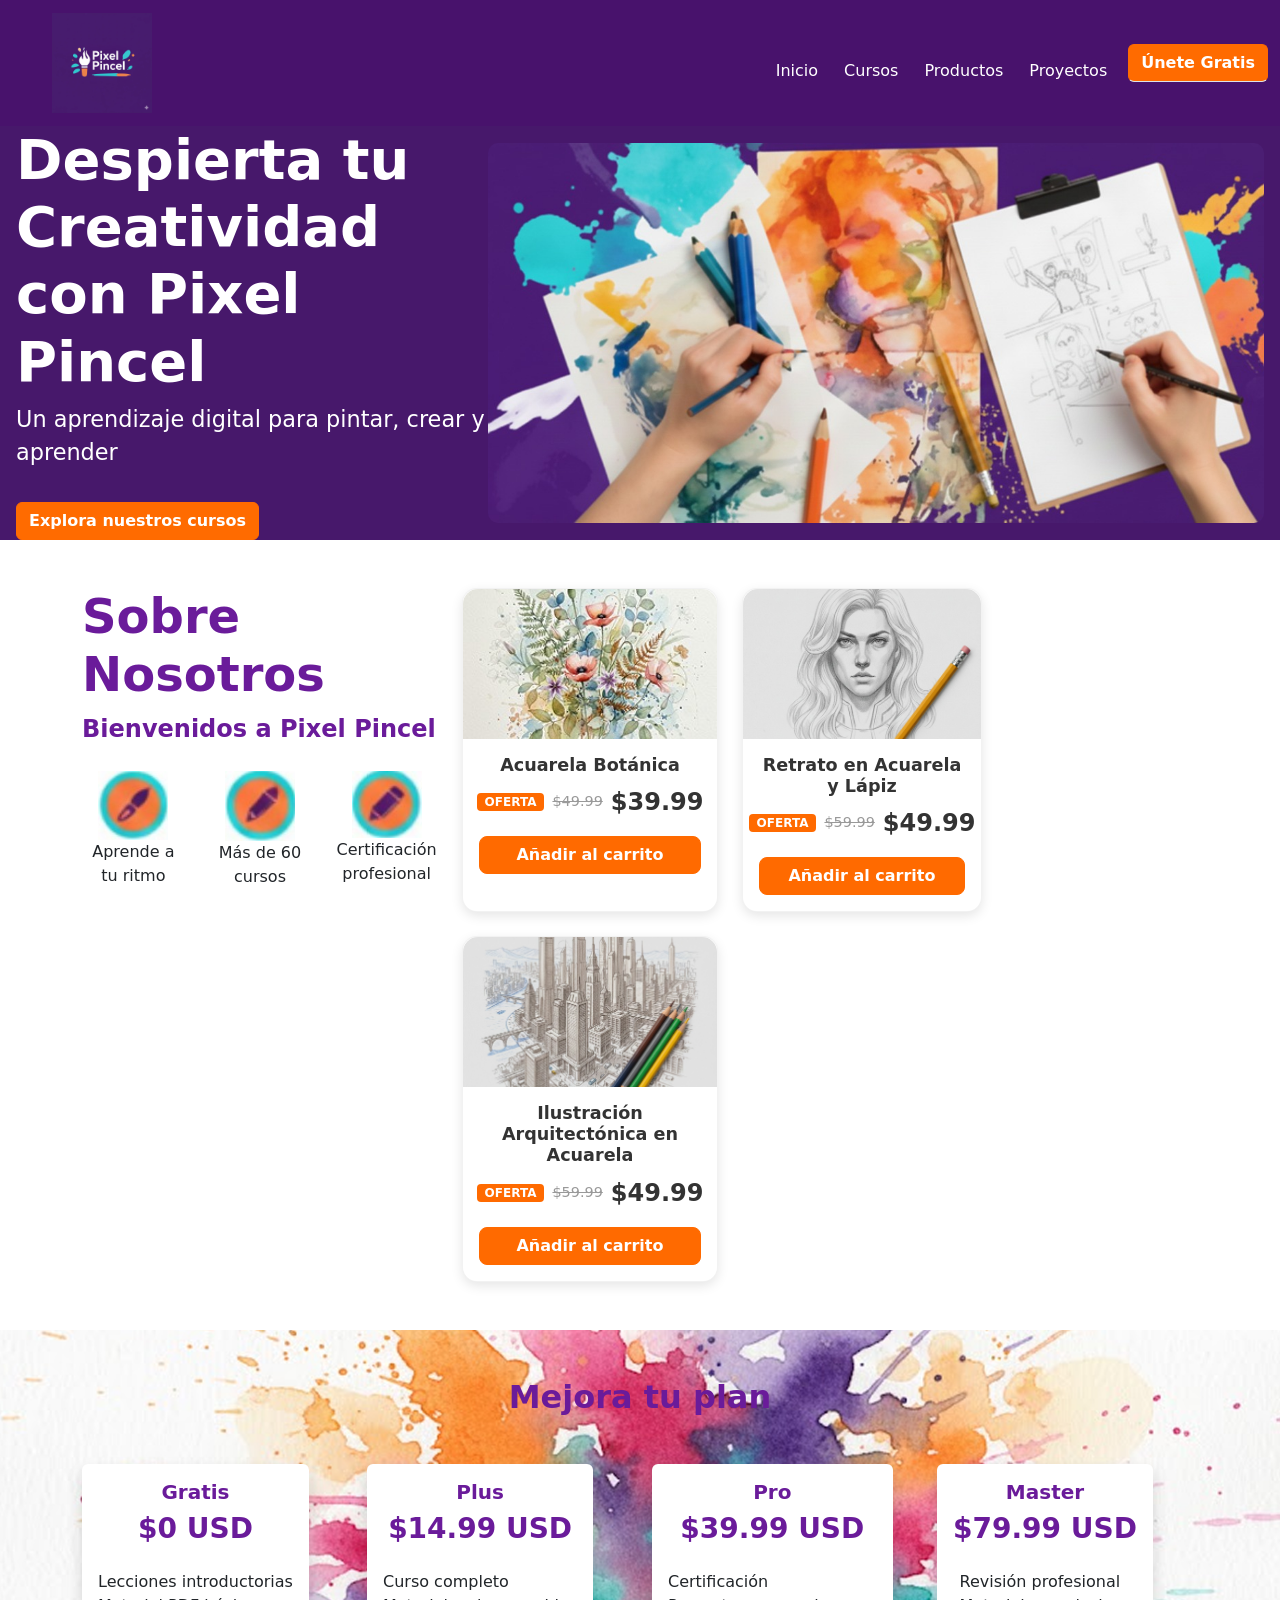
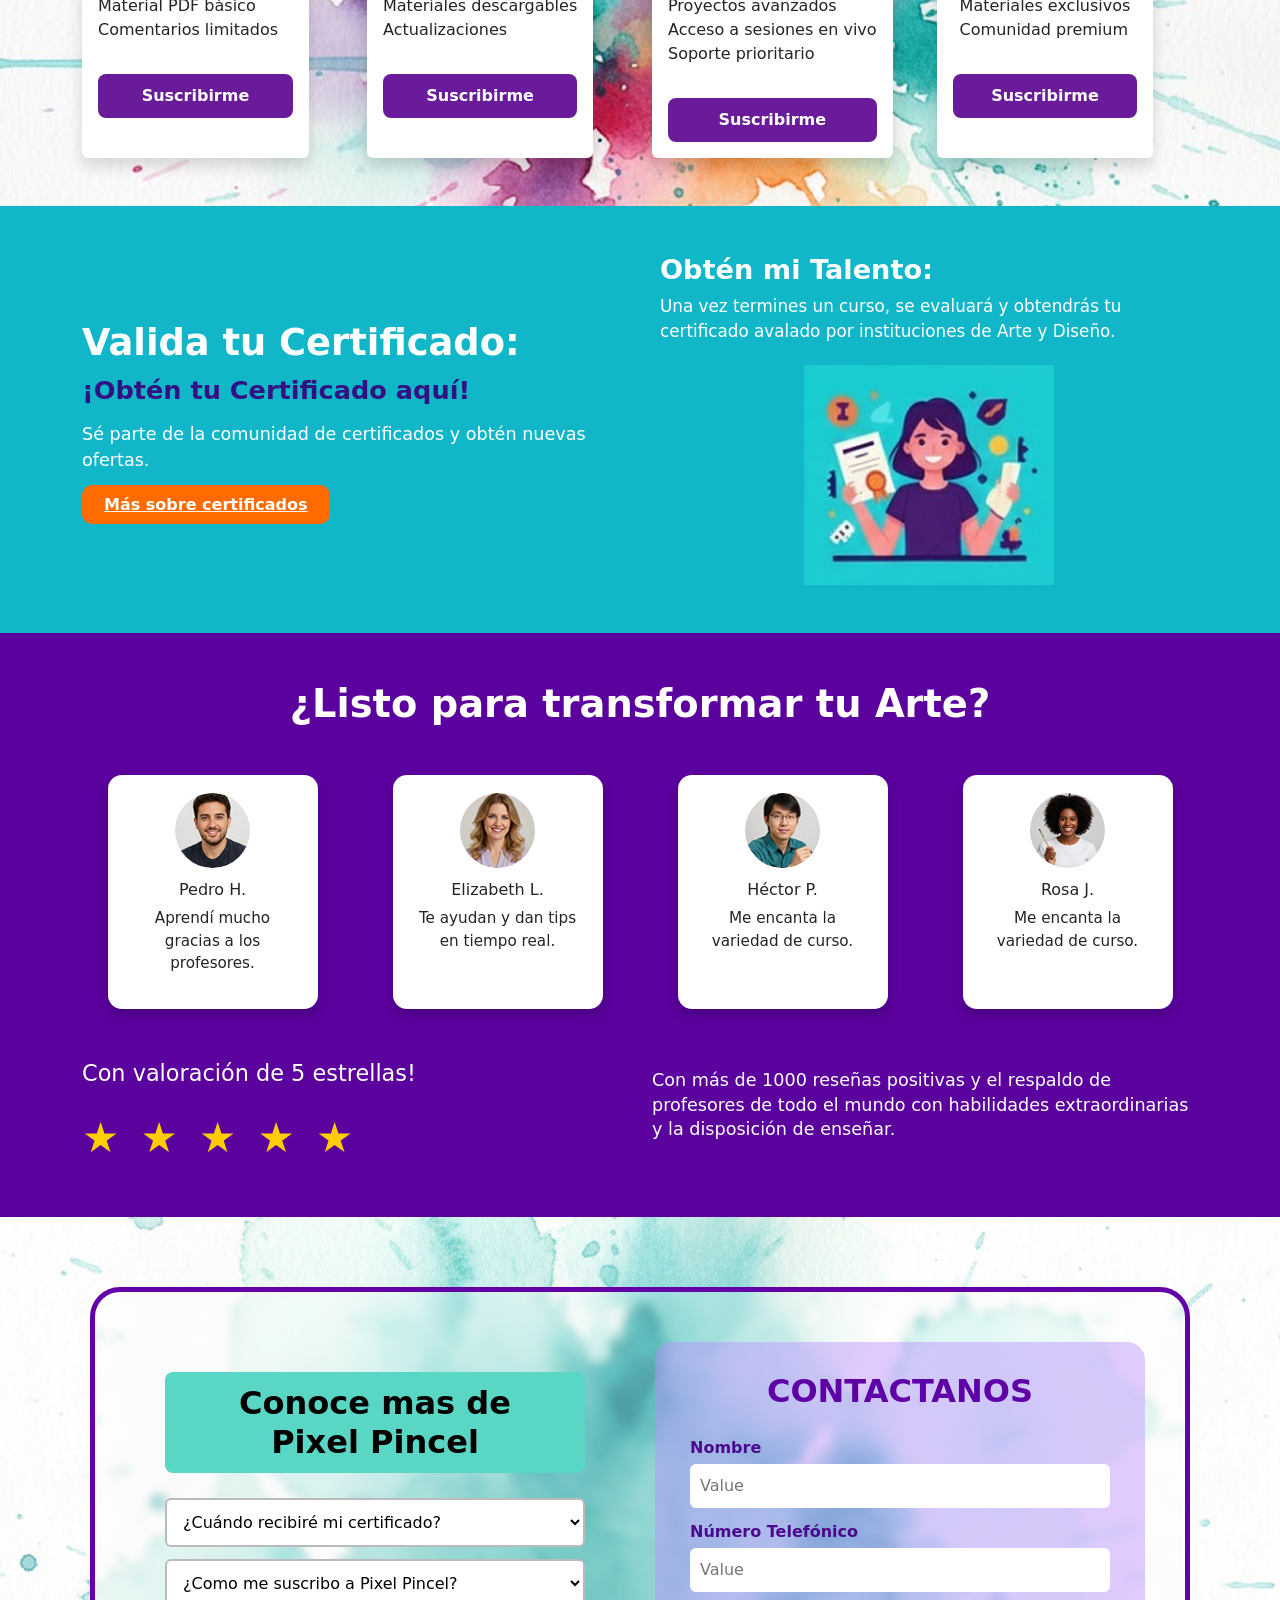
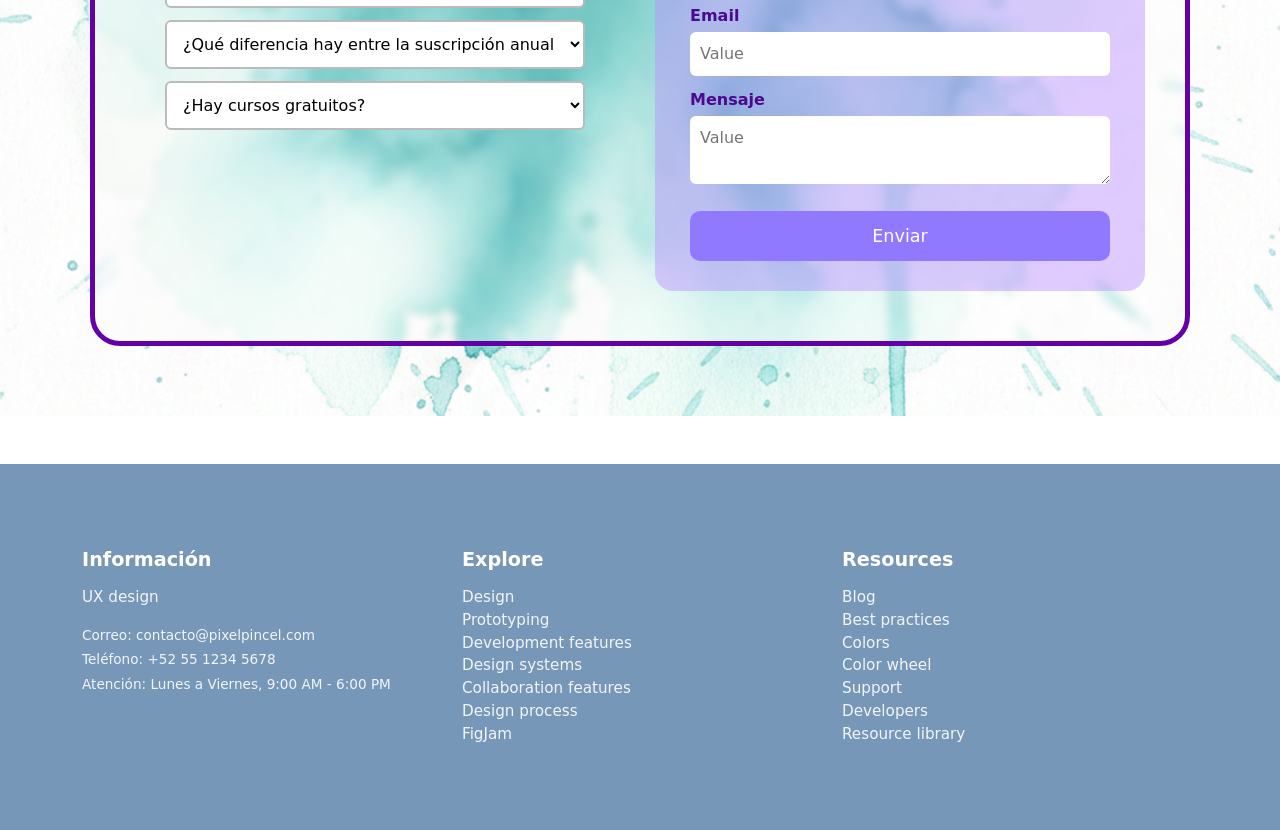
<file: views/index.html>
<!DOCTYPE html>
<html lang="en">

<head>
  <meta charset="UTF-8">
  <meta name="viewport" content="width=device-width, initial-scale=1.0">
 
  <link href="https://cdn.jsdelivr.net/npm/bootstrap@5.3.8/dist/css/bootstrap.min.css" rel="stylesheet">
  
    <link rel="stylesheet" href="/assets/css/principal.css">

  <title>Pixel Pincel</title>
</head>

<body>


  <nav class="navbar navbar-expand-lg navbar-purple">
    <div class="container-fluid">

      <a class="navbar-brand" href="#">
        <img src="../assets/imagenes/logo.jpeg"">
      </a>

      <button class="navbar-toggler" type="button" data-bs-toggle="collapse"
        data-bs-target="#navbarNav" aria-controls="navbarNav" aria-expanded="false"
        aria-label="Toggle navigation">
        <span class="navbar-toggler-icon"></span>
      </button>

      <div class="collapse navbar-collapse" id="navbarNav">
        <ul class="navbar-nav ms-auto mb-1 mb-lg-0">

          <a href="index.html" class="btn mt-3 text-white">
            Inicio
            </a>
          <a href="cursos.html" class="btn mt-3 text-white">
            Cursos
            </a>

          <a href="productos.html" class="btn mt-3 text-white">
            Productos
            </a>

          <a href="Proyectos.html" class="btn mt-3 text-white">
            Proyectos
            </a>

        </ul>

        
        <form class="d-flex ms-2">
          <button class="btn btn-orange text-white border-bottom" type="button" data-bs-toggle="modal" data-bs-target="#modalUnete">
            Únete Gratis
          </button>
        </form>

      </div>
    </div>
  </nav>


<header class="hero d-flex align-items-center text-white px-3">
  <div>
    <h1 class="fw-bold">Despierta tu Creatividad con Pixel Pincel</h1>
    <p>Un aprendizaje digital para pintar, crear y aprender</p>
    <a href="cursos.html" class="btn btn-orange mt-3 text-white">
    Explora nuestros cursos
     </a>

  </div>

  <img src="../assets/imagenes/body.jpeg" class="hero-img d-none d-md-block">
</header>


<section class="container py-5">
  <div class="row align-items-start">

    <div class="col-lg-4 mb-5 text-center text-lg-start">
      <h2 class="text-purple fw-bold title-nosotros">Sobre Nosotros</h2>
      <p class="fw-bold subtitle-nosotros text-purple">Bienvenidos a Pixel Pincel</p>
               
      <div class="row text-center mt-4 justify-content-center">
           <div class="col-4 d-flex flex-column align-items-center">
             <img src="../assets/imagenes/icon1.jpeg" class="icons"><p>Aprende a tu ritmo</p>
           </div>

           <div class="col-4 d-flex flex-column align-items-center">
              <img src="../assets/imagenes/icon2.jpeg" class="icons"><p>Más de 60 cursos</p>
           </div>

           <div class="col-4 d-flex flex-column align-items-center">
             <img src="../assets/imagenes/icon3.jpeg" class="icons"><p>Certificación profesional</p>
           </div>
       </div>
    </div>

    
    <div class="col-lg-8 d-flex flex-wrap justify-content-center justify-content-lg-start gap-4">

      <div class="card course-card" style="width: 16rem;">
        <img src="../assets/imagenes/card1.jpeg" class="card-img-top" alt="Acuarela Botánica">
        <div class="card-body">
          <h5 class="card-title course-title">Acuarela Botánica</h5>
          <div class="course-price-container mb-3">
            <span class="course-offer-text">Oferta</span>
            <span class="course-price-old">$49.99</span>
            <span class="course-price-new">$39.99</span>
          </div>
          <a href="#" class="btn btn-orange btn-add-to-cart">Añadir al carrito</a>
        </div>
      </div>

      <div class="card course-card" style="width: 15rem;">
        <img src="../assets/imagenes/card2.jpeg" class="card-img-top" alt="Retrato en Acuarela y Lápiz">
        <div class="card-body">
          <h5 class="card-title course-title">Retrato en Acuarela y Lápiz</h5>
          <div class="course-price-container mb-3">
            <span class="course-offer-text">Oferta</span>
            <span class="course-price-old">$59.99</span>
            <span class="course-price-new">$49.99</span>
          </div>
          <a href="#" class="btn btn-orange btn-add-to-cart">Añadir al carrito</a>
        </div>
      </div>

      <div class="card course-card" style="width: 16rem;">
        <img src="../assets/imagenes/card3.jpeg" class="card-img-top" alt="Ilustración Arquitectónica en Acuarela">
        <div class="card-body">
          <h5 class="card-title course-title">Ilustración Arquitectónica en Acuarela</h5>
          <div class="course-price-container mb-3">
            <span class="course-offer-text">Oferta</span>
            <span class="course-price-old">$59.99</span>
            <span class="course-price-new">$49.99</span>
          </div>
          <a href="#" class="btn btn-orange btn-add-to-cart">Añadir al carrito</a>
        </div>
      </div>
      
    </div>
  </div>
</section>


<section class="py-5" style="background-image: url('../assets/imagenes/fondo-acuarela.jpg'); background-size: cover; background-position: center;">
    <div class="container text-center text-purple">
        <h2 class="fw-bold mb-5">Mejora tu plan</h2>

        <div class="row justify-content-center g-4"> 
            
            <div class="col-12 col-md-6 col-lg-3 d-flex"> <div class="card shadow border-0 p-3 h-100 d-flex flex-column"> 
                    <h5 class="fw-bold text-purple">Gratis</h5>
                    <h3 class="fw-bold text-purple">$0 USD</h3>
                    <ul class="list-unstyled mt-3 text-start mx-auto lista-planes"> 
                        <li>Lecciones introductorias</li>
                        <li>Material PDF básico</li>
                        <li>Comentarios limitados</li>
                    </ul>
                    <button class="btn btn-purple mt-3">Suscribirme</button>
                </div>
            </div>

            <div class="col-12 col-md-6 col-lg-3 d-flex"> <div class="card shadow border-0 p-3 h-100 d-flex flex-column">
                    <h5 class="fw-bold text-purple">Plus</h5>
                    <h3 class="fw-bold text-purple">$14.99 USD</h3>
                    <ul class="list-unstyled mt-3 text-start mx-auto lista-planes"> 
                        <li>Curso completo</li>
                        <li>Materiales descargables</li>
                        <li>Actualizaciones</li>
                    </ul>
                    <button class="btn btn-purple mt-3">Suscribirme</button>
                </div>
            </div>

            <div class="col-12 col-md-6 col-lg-3 d-flex"> <div class="card shadow border-0 p-3 h-100 d-flex flex-column">
                    <h5 class="fw-bold text-purple">Pro</h5>
                    <h3 class="fw-bold text-purple">$39.99 USD</h3>
                    <ul class="list-unstyled mt-3 text-start mx-auto lista-planes"> 
                        <li>Certificación</li>
                        <li>Proyectos avanzados</li>
                        <li>Acceso a sesiones en vivo</li>
                        <li>Soporte prioritario</li>
                    </ul>
                    <button class="btn btn-purple mt-3">Suscribirme</button>
                </div>
            </div>

            <div class="col-12 col-md-6 col-lg-3 d-flex"> <div class="card shadow border-0 p-3 h-100 d-flex flex-column">
                    <h5 class="fw-bold text-purple">Master</h5>
                    <h3 class="fw-bold text-purple">$79.99 USD</h3>
                    <ul class="list-unstyled mt-3 text-start mx-auto lista-planes"> 
                        <li>Revisión profesional</li>
                        <li>Materiales exclusivos</li>
                        <li>Comunidad premium</li>
                    </ul>
                    <button class="btn btn-purple mt-3">Suscribirme</button>
                </div>
            </div>
        </div>
    </div>
</section>


<!-- =============================== -->
<!-- SECCIÓN CERTIFICADO / TALENTO  -->
<!-- =============================== -->
<section class="certificado-section py-5">
    <div class="container">

        <div class="certificado-box">

            <!-- COLUMNA IZQUIERDA -->
            <div class="certificado-left">
                <h2 class="cert-title">Valida tu Certificado:</h2>
                <h3 class="cert-subtitle" style="color: rgb(50, 18, 131);">¡Obtén tu Certificado aquí!</h3>

                <p class="cert-text">
                    Sé parte de la comunidad de certificados y obtén nuevas ofertas.
                </p>

              <a class="btn-orange cert-btn" data-bs-toggle="modal" data-bs-target="#modalCertificados">
                Más sobre certificados
              </a>



            </div>

            <!-- COLUMNA DERECHA -->
            <div class="certificado-right">
                <h3 class="talent-title">Obtén mi Talento:</h3>

                <p class="talent-text">
                    Una vez termines un curso, se evaluará y obtendrás tu certificado
                    avalado por instituciones de Arte y Diseño.
                </p>

                <img src="../assets/imagenes/Talento.png" class="talent-img" alt="Certificado">
            </div>

        </div>

    </div>
</section>

<!-- =============================== -->
<!-- MODAL: INFORMACIÓN DE CERTIFICADOS -->
<!-- =============================== -->
<div class="modal fade" id="modalCertificados" tabindex="-1" aria-hidden="true">
    <div class="modal-dialog modal-lg modal-dialog-centered">
        <div class="modal-content modal-cert">

            <div class="modal-header border-0">
                <h5 class="modal-title modal-title-cert">Información sobre Certificados</h5>
                <button type="button" class="btn-close" data-bs-dismiss="modal" aria-label="Cerrar"></button>
            </div>

            <div class="modal-body">

                <div class="row align-items-center">
                    
                    <!-- Imagen -->
                    <div class="col-md-5 text-center">
                        <img src="../assets/imagenes/certificado-info.png" class="modal-cert-img" alt="Certificado">
                    </div>

                    <!-- Texto -->
                    <div class="col-md-7">
                        <p class="modal-text">
                            Nuestros certificados están avalados por instituciones especializadas en Arte y Diseño.
                            Una vez completes un curso, se evaluarán tus habilidades mediante proyectos prácticos,
                            asegurando que tu talento quede validado con estándares profesionales.
                        </p>

                        <p class="modal-text">
                            Además, tu certificado te permitirá unirte a nuestra comunidad de creadores,
                            acceder a oportunidades, y fortalecer tu portafolio profesional.
                        </p>
                    </div>

                </div>

            </div>

            <div class="modal-footer border-0">
                <button type="button" class="btn-close-cert" data-bs-dismiss="modal">Cerrar</button>
            </div>

        </div>
    </div>
</div>





<!-- =============================== -->
<!-- SECCIÓN TESTIMONIOS / RESEÑAS -->
<!-- =============================== -->
<section class="testimonios-section py-5">
    <div class="container">

        <!-- TÍTULO PRINCIPAL -->
        <h2 class="testimonios-title text-center mb-5">
            ¿Listo para transformar tu Arte?
        </h2>

        <!-- TARJETAS DE TESTIMONIOS -->
        <div class="row justify-content-center g-4 mb-5">

            <!-- 1 -->
            <div class="col-12 col-md-3 d-flex justify-content-center">
                <div class="test-card">
                    <img src="../assets/imagenes/user1.png" class="test-img" alt="Testimonio">
                    <p class="test-name">Pedro H.</p>
                    <p class="test-text">Aprendí mucho gracias a los profesores.</p>
                </div>
            </div>

            <!-- 2 -->
            <div class="col-12 col-md-3 d-flex justify-content-center">
                <div class="test-card">
                    <img src="../assets/imagenes/user2.png" class="test-img" alt="Testimonio">
                    <p class="test-name">Elizabeth L.</p>
                    <p class="test-text">Te ayudan y dan tips en tiempo real.</p>
                </div>
            </div>

            <!-- 3 -->
            <div class="col-12 col-md-3 d-flex justify-content-center">
                <div class="test-card">
                    <img src="../assets/imagenes/user3.png" class="test-img" alt="Testimonio">
                    <p class="test-name">Héctor P.</p>
                    <p class="test-text">Me encanta la variedad de curso.</p>
                </div>
            </div>

            <!-- 4 -->
            <div class="col-12 col-md-3 d-flex justify-content-center">
                <div class="test-card">
                    <img src="../assets/imagenes/user4.png" class="test-img" alt="Testimonio">
                    <p class="test-name">Rosa J.</p>
                    <p class="test-text">Me encanta la variedad de curso.</p>
                </div>
            </div>

        </div>

        <!-- ESTRELLAS + TEXTO -->
        <div class="row justify-content-center align-items-center mt-4">

            <!-- ESTRELLAS -->
            <div class="col-md-6 text-center text-md-start mb-4 mb-md-0">
                <p class="estrellas-title">Con valoración de 5 estrellas!</p>
                <div class="estrellas">
                    ★ ★ ★ ★ ★
                </div>
            </div>

            <!-- TEXTO DERECHA -->
            <div class="col-md-6 text-center text-md-start">
                <p class="reseña-text">
                    Con más de 1000 reseñas positivas y el respaldo de profesores de todo el mundo
                    con habilidades extraordinarias y la disposición de enseñar.
                </p>
            </div>

        </div>

    </div>
</section>









<div class="modal fade" id="modalUnete" tabindex="-1" aria-hidden="true">
  <div class="modal-dialog modal-lg">
    <div class="modal-content pp-modal">

   
      <button type="button" class="btn-close btn-close-black pp-close" data-bs-dismiss="modal"></button>
      
      <div class="row g-0">

   
        <div class="col-lg-6 p-4 pp-left">

          <h2 class="pp-title">
            Aprende <span>Diseño y Creatividad</span> con Pixel Pincel
          </h2>

          <p class="pp-price">
            <span class="old-price">$500 MXN</span> → <span class="new-price">$0 MXN</span>
          </p>

          <button class="pp-btn w-100">Suscribirse</button>

          <p class="pp-small-text mt-3">Oferta por tiempo limitado</p>

        </div>

        <div class="col-lg-6 pp-right">
          <div class="pp-grid">
            <img src="../assets/imagenes/modal1.jpg" alt="pinturas">
            <img src="../assets/imagenes/modal2.jpg" alt="diseño">
            <img src="../assets/imagenes/modal3.jpg" alt="acuarelas">
            <img src="../assets/imagenes/modal4.jpg" alt="pintura">
            <img src="../assets/imagenes/modal5.jpg" alt="galeria">
          </div>
        </div>

      </div>

    </div>
  </div>
</div>

<!-- =============================== -->
<!-- SECCIÓN FAQ + CONTACTO -->
<!-- =============================== -->
<section class="faq-contacto-section">

    <div class="faq-contacto-container">

        <!-- BLOQUE FAQ -->
        <div class="faq-box">
            <h2 class="faq-title">Conoce mas de Pixel Pincel</h2>

            <select class="faq-item">
                <option>¿Cuándo recibiré mi certificado?</option>
            </select>

            <select class="faq-item">
                <option>¿Como me suscribo a Pixel Pincel?</option>
            </select>

            <select class="faq-item">
                <option>¿Qué diferencia hay entre la suscripción anual y la mensual?</option>
            </select>

            <select class="faq-item">
                <option>¿Hay cursos gratuitos?</option>
            </select>
        </div>

        <!-- BLOQUE CONTACTO -->
        <div class="contact-box">

            <h2 class="contact-title">CONTACTANOS</h2>

            <label>Nombre</label>
            <input type="text" placeholder="Value">

            <label>Número Telefónico</label>
            <input type="text" placeholder="Value">

            <label>Email</label>
            <input type="email" placeholder="Value">

            <label>Mensaje</label>
            <textarea placeholder="Value"></textarea>

            <button class="contact-btn">Enviar</button>
        </div>

    </div>

</section>




    <footer class="footer-figma mt-5">
        <div class="container">

         
            <div class="d-flex gap-3 mb-4 footer-icons-row">
                <i class="bi bi-dribbble footer-icon"></i>
                <i class="bi bi-x footer-icon"></i>
                <i class="bi bi-instagram footer-icon"></i>
                <i class="bi bi-youtube footer-icon"></i>
                <i class="bi bi-linkedin footer-icon"></i>
            </div>

            <div class="row text-white">

                
                <div class="col-12 col-md-4 mb-4">
                    <h5 class="footer-title-col">Información</h5>

                    <p class="footer-link">UX design</p>

                    <p class="footer-small mt-3 mb-0">Correo: contacto@pixelpincel.com</p>
                    <p class="footer-small mt-1 mb-0">Teléfono: +52 55 1234 5678</p>
                    <p class="footer-small mt-1">Atención: Lunes a Viernes, 9:00 AM - 6:00 PM</p>
                </div>

                
                <div class="col-12 col-md-4 mb-4">
                    <h5 class="footer-title-col">Explore</h5>

                    <p class="footer-link">Design</p>
                    <p class="footer-link">Prototyping</p>
                    <p class="footer-link">Development features</p>
                    <p class="footer-link">Design systems</p>
                    <p class="footer-link">Collaboration features</p>
                    <p class="footer-link">Design process</p>
                    <p class="footer-link">FigJam</p>
                </div>

                
                <div class="col-12 col-md-4 mb-4">
                    <h5 class="footer-title-col">Resources</h5>

                    <p class="footer-link">Blog</p>
                    <p class="footer-link">Best practices</p>
                    <p class="footer-link">Colors</p>
                    <p class="footer-link">Color wheel</p>
                    <p class="footer-link">Support</p>
                    <p class="footer-link">Developers</p>
                    <p class="footer-link">Resource library</p>
                </div>
            </div>
        </div>
    </footer>




  <script src="https://cdn.jsdelivr.net/npm/bootstrap@5.3.8/dist/js/bootstrap.bundle.min.js"></script>

</body>
</html>
</file>
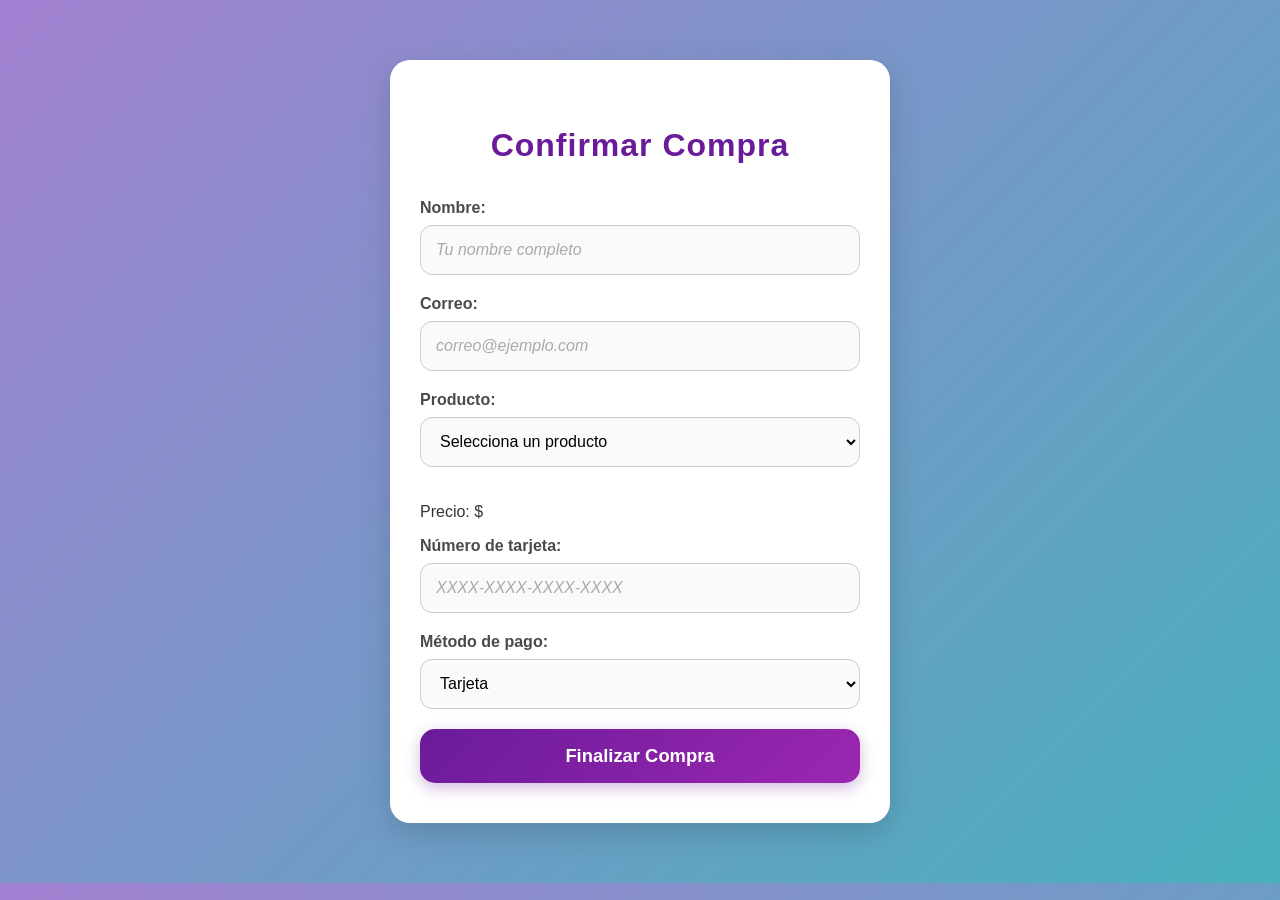
<file: views/compra.html>
<!DOCTYPE html>
<html lang="es">
<head>
    <meta charset="UTF-8">
    <meta name="viewport" content="width=device-width, initial-scale=1.0">
    <link rel="stylesheet" href="../assets/css/compra.css">
    <title>Compra en Línea</title>
    </head>
<body>

<div class="container">

    <h2>Confirmar Compra</h2>

    <form id="formCompra" class="form-compra">
    <label>Nombre:</label>
    <input type="text" name="nombre" placeholder="Tu nombre completo" required>

    <label>Correo:</label>
    <input type="email" name="correo" placeholder="correo@ejemplo.com" required>

    <label>Producto:</label>
    <select id="producto" name="producto">
        <option value="" disabled selected>Selecciona un producto</option>
        <option value="Pincel ultra fino" data-precio="120">Pincel ultra fino</option>
        <option value="Pincel mediano Pro" data-precio="180">Pincel mediano Pro</option>
        <option value="Pincel grueso Premium" data-precio="250">Pincel grueso Premium</option>
    </select>

    <p>Precio: $<span id="precio"></span></p> <label>Número de tarjeta:</label>
    <input type="text" name="tarjeta" placeholder="XXXX-XXXX-XXXX-XXXX" required>

    <label>Método de pago:</label>
    <select name="pago">
        <option value="tarjeta">Tarjeta</option>
        <option value="paypal">Paypal</option>
    </select>

    <button type="submit" class="btn-compra">Finalizar Compra</button>
</form>
</div>


<script>
    // El JavaScript funciona correctamente con los IDs únicos
    const selectProductos = document.getElementById('productos'); 
    const spanPrecio = document.getElementById('precio');

    // Mostrar precio al seleccionar el producto
    selectProducto.addEventListener('change', function() {
        const precio = this.options[this.selectedIndex].getAttribute('data-precio');
        spanPrecio.textContent = precio;
    });

    document.getElementById('formCompra').addEventListener('submit', function(e) {
        e.preventDefault(); 

        const nombre = this.nombre.value;
        const producto = this.producto.value;
        const precio = spanPrecio.textContent;
        const metodo = this.pago.value;

        if(!producto) {
            alert("Selecciona un producto antes de pagar.");
            return;
        }

        // Mensaje de compra exitosa
        alert(
            " ¡Compra exitosa!\n\n" +
            " Cliente: " + nombre + "\n" +
            " Producto: " + producto + "\n" +
            " Total: $" + precio + "\n" + // <-- EL PRECIO AHORA APARECERÁ AQUÍ
            " Método de pago: " + metodo + "\n\n" +
            " Tu pedido está en proceso."
        );

        this.reset();
        spanPrecio.textContent = "";
    });
</script>


</body>
</html>
</file>
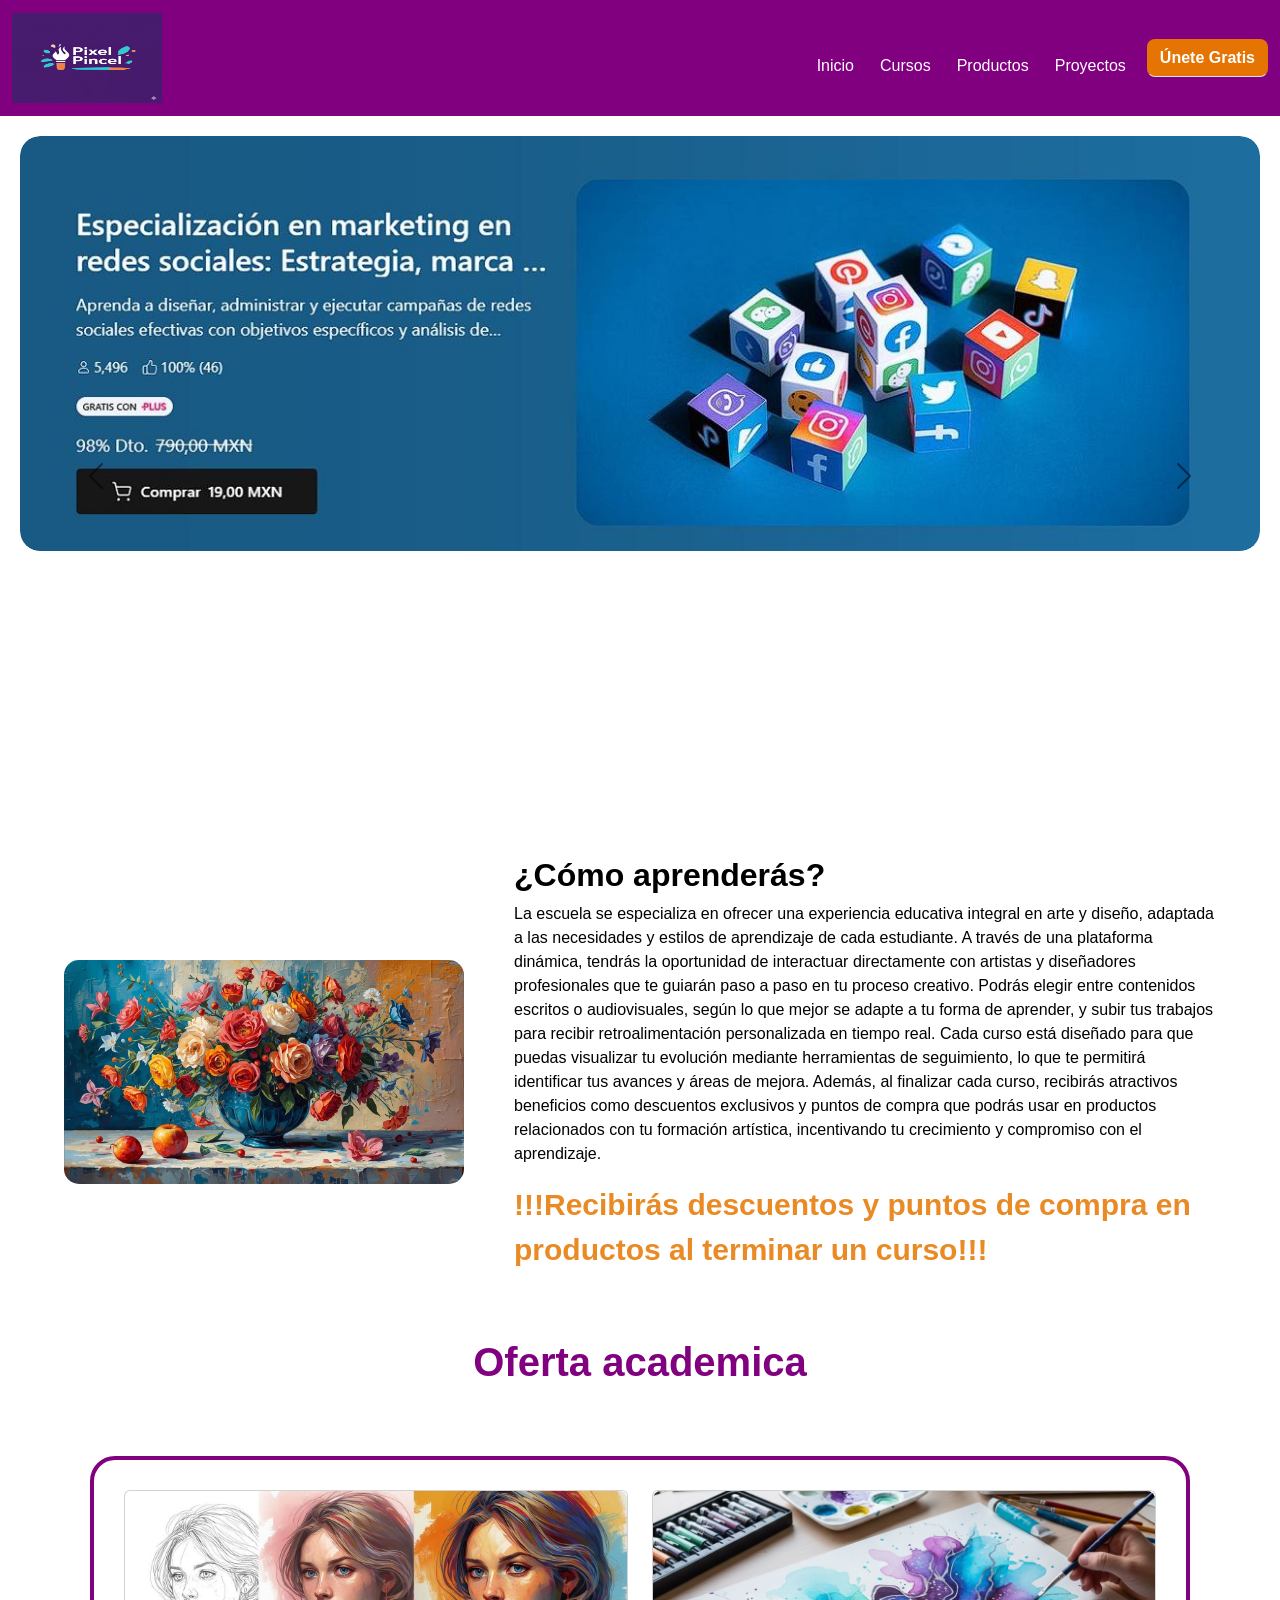
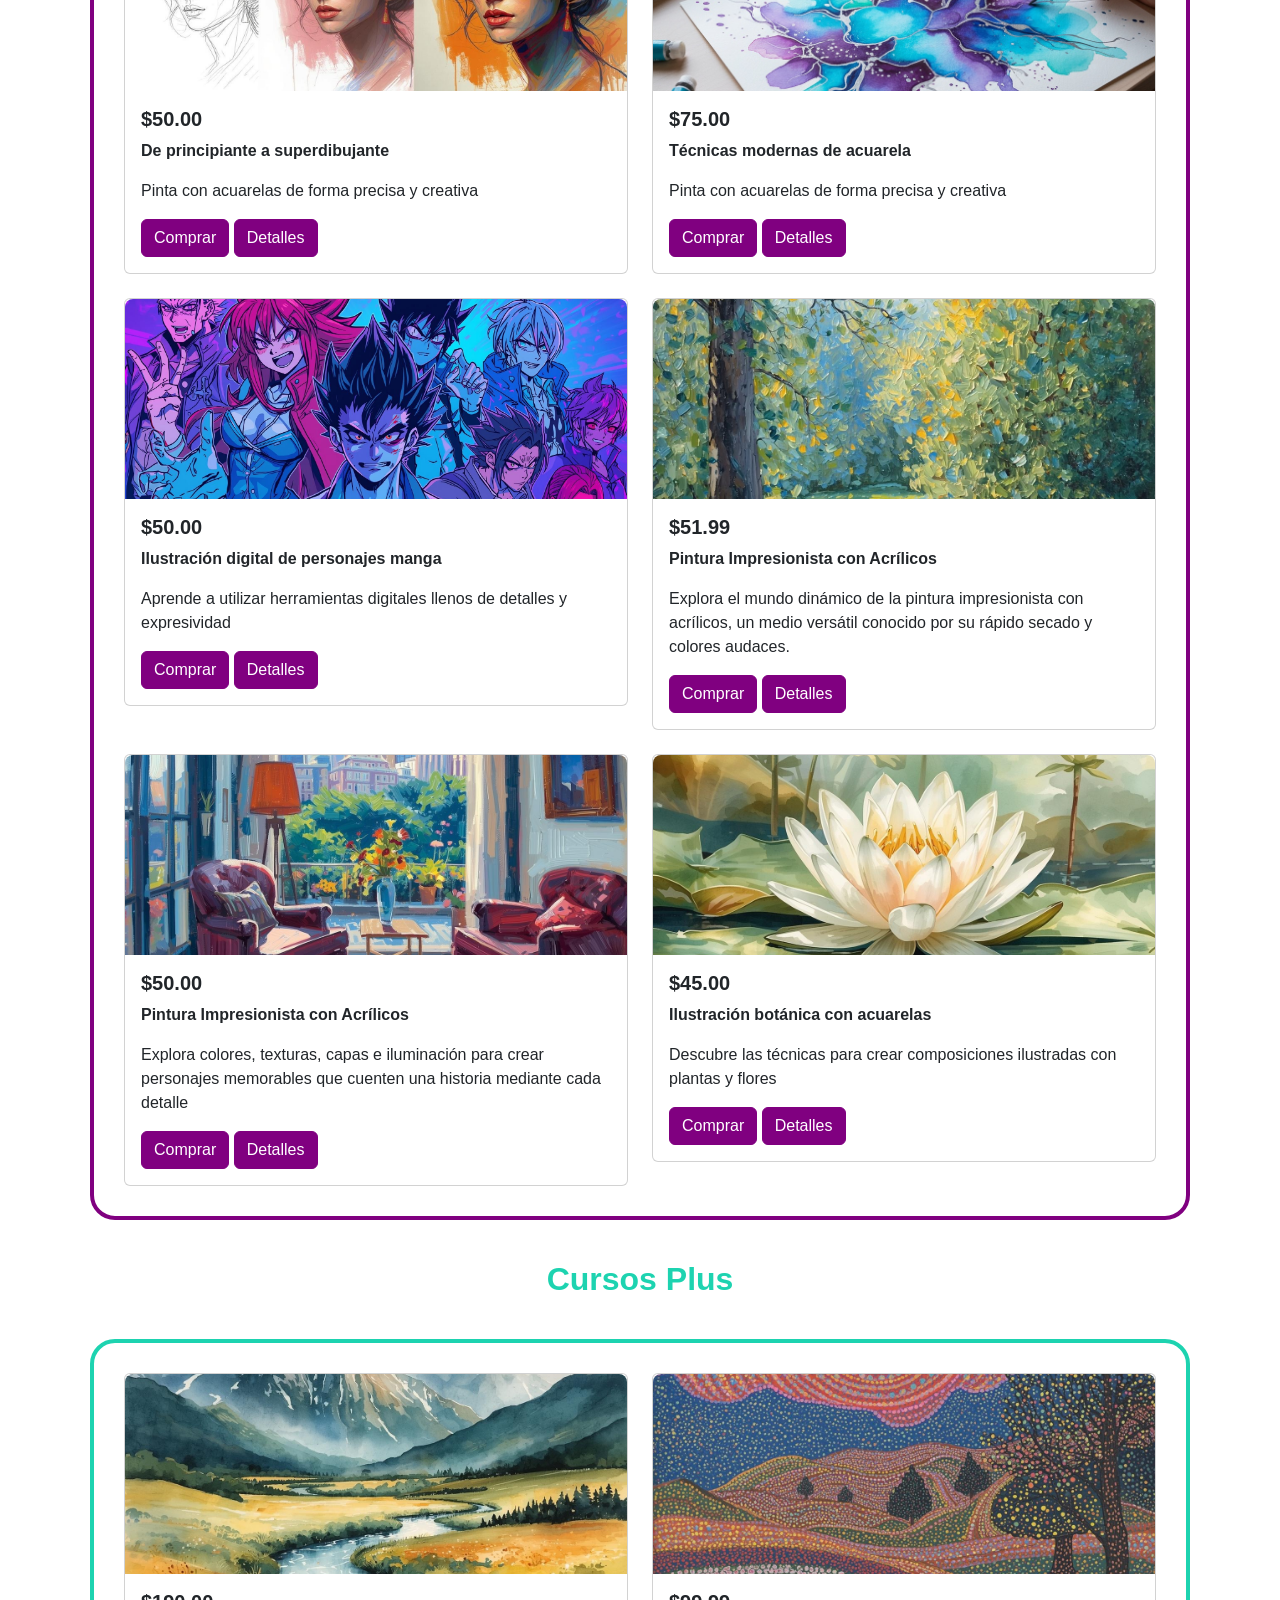
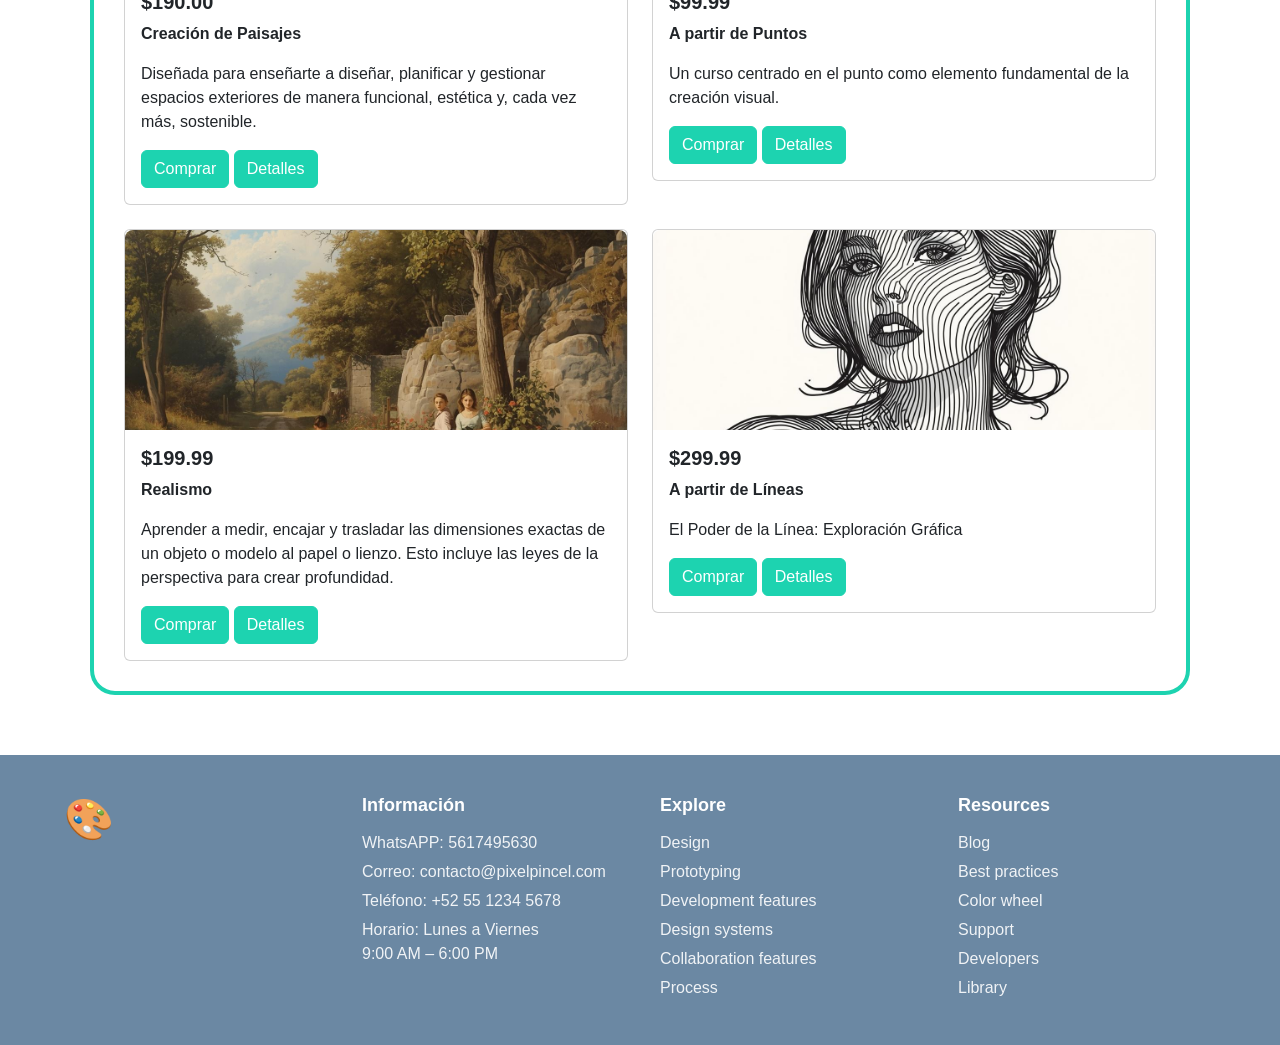
<file: views/cursos.html>
<!DOCTYPE html>
<html lang="es">
<head>
    <meta charset="UTF-8">
    <meta name="viewport" content="width=device-width, initial-scale=1.0">
    <title>Pixel Pincel - Oferta Académica</title>
    <link href="https://cdn.jsdelivr.net/npm/bootstrap@5.3.8/dist/css/bootstrap.min.css" rel="stylesheet">
    <link rel="stylesheet" href="../assets/css/cursos.css"> </head>
<body>

<nav class="navbar navbar-expand-lg navbar-purple">
  <div class="container-fluid">


    <a class="navbar-brand" href="#">
      <img src="../assets/imagenes/logo.jpeg" width="150" height="90" alt="Pixel Pincel Logo">
    </a>

    <button class="navbar-toggler" type="button" data-bs-toggle="collapse"
      data-bs-target="#navbarNav" aria-controls="navbarNav" aria-expanded="false"
      aria-label="Toggle navigation">
      <span class="navbar-toggler-icon"></span>
    </button>


    <div class="collapse navbar-collapse" id="navbarNav">
       <ul class="navbar-nav ms-auto mb-1 mb-lg-0">

          <a href="index.html" class="btn mt-3 text-white">
            Inicio
            </a>
          <a href="cursos.html" class="btn mt-3 text-white">
            Cursos
            </a>

          <a href="productos.html" class="btn mt-3 text-white">
            Productos
            </a>

          <a href="Proyectos.html" class="btn mt-3 text-white">
            Proyectos
            </a>

        </ul>


      <form class="d-flex ms-2">
        <button class="btn btn-orange text-white border-bottom" type="button" 
          data-bs-toggle="modal" data-bs-target="#modalUnete">
          Únete Gratis
        </button>
      </form>
    </div>
  </div>
</nav>
   
<link href="https://cdn.jsdelivr.net/npm/bootstrap@5.3.8/dist/css/bootstrap.min.css" rel="stylesheet">


<link rel="stylesheet" href="../assets/css/cursos.css">

<div id="carouselPantalla" class="carousel slide carousel-fullscreen" data-bs-ride="carousel">

 
    <div class="carousel-indicators">
        <button type="button" data-bs-target="#carouselPantalla" data-bs-slide-to="0" class="active"></button>
        <button type="button" data-bs-target="#carouselPantalla" data-bs-slide-to="1"></button>
        <button type="button" data-bs-target="#carouselPantalla" data-bs-slide-to="2"></button>
        <button type="button" data-bs-target="#carouselPantalla" data-bs-slide-to="3"></button>
    </div>

    <!-- Imágenes -->
    <div class="carousel-inner">

        <div class="carousel-item active">
            <img src="../assets/imagenes/carousel1.png" alt="img1">
        </div>

        <div class="carousel-item">
            <img src="../assets/imagenes/carousel2.png" alt="img2">
        </div>

        <div class="carousel-item">
            <img src="../assets/imagenes/carousel3.png" alt="img3">
        </div>

        <div class="carousel-item">
            <img src="../assets/imagenes/carousel4.png" alt="img3">
        </div>

    </div>

    <!-- Controles -->
    <button class="carousel-control-prev" type="button" data-bs-target="#carouselPantalla" data-bs-slide="prev">
        <span class="carousel-control-prev-icon"></span>
    </button>
    <button class="carousel-control-next" type="button" data-bs-target="#carouselPantalla" data-bs-slide="next">
        <span class="carousel-control-next-icon"></span>
    </button>

</div>


<script src="https://cdn.jsdelivr.net/npm/bootstrap@5.3.2/dist/js/bootstrap.bundle.min.js"></script>


    <section class="learning-method-section">
        <div class="learning-method-image">
            <img src="../assets/imagenes/flores.jpeg" alt="Método de aprendizaje">
            </div>
        <div class="learning-method-content">
           <h2><span class="text">¿Cómo aprenderás?</span></h2>
            <p>La escuela se especializa en ofrecer una experiencia educativa integral en arte y diseño, adaptada a las necesidades y estilos de aprendizaje de cada estudiante. A través de una plataforma dinámica, tendrás la oportunidad de interactuar directamente con artistas y diseñadores profesionales que te guiarán paso a paso en tu proceso creativo. Podrás elegir entre contenidos escritos o audiovisuales, según lo que mejor se adapte a tu forma de aprender, y subir tus trabajos para recibir retroalimentación personalizada en tiempo real. Cada curso está diseñado para que puedas visualizar tu evolución mediante herramientas de seguimiento, lo que te permitirá identificar tus avances y áreas de mejora. Además, al finalizar cada curso, recibirás atractivos beneficios como descuentos exclusivos y puntos de compra que podrás usar en productos relacionados con tu formación artística, incentivando tu crecimiento y compromiso con el aprendizaje.</p>
            <div class="apartado">
                <p>!!!Recibirás descuentos y puntos de compra en productos al terminar un curso!!!</p></div>
        </div>
    </section>

    
</div>
    <!-- CONTENEDOR MORADO -->
   <h2 class="section-title" id="cursos">Oferta academica</h2>
<div class="contenedor-modales-morado">


    <div class="row g-4">

        <!-- CARD 1 -->
        <div class="col-md-6">
            <div class="card">
                <img src="../assets/imagenes/card1A.jpeg" class="card-img-top" alt="curso1">
                <div class="card-body">
                    <h5 class="card-title">$50.00</h5>
                    <p class="card-text">De principiante a superdibujante</p>
                    <p class="card-text1">Pinta con acuarelas de forma precisa y creativa</p>

                   <a href="http://127.0.0.1:5500/compracursos.html?curso=De%20principiante%20a%20superdibujante&precio=50.00" class="btn btn-primary">Comprar</a>

                    <a href="#modal1" class="btn btn-secondary">Detalles</a>
                </div>
            </div>
        </div>
        <!-- MODAL 1 -->
<div id="modal1" class="modal-overlay">
    <div class="modal-content">
        <a href="#" class="modal-close-btn">&times;</a>

        <h3>De principiante a superdibujante</h3>
        <ul>
            <li><strong>Nivel:</strong> Principiante</li>
            <li><strong>Duración:</strong> 4 semanas / 12 horas</li>
            <li><strong>Modalidad:</strong> 100% en línea</li>
            <li><strong>Horario:</strong> Lunes y Miércoles, 18:00 – 20:00</li>
            <li><strong>Instructor:</strong> Ana López Garcia Marquez</li>
        </ul>
         <p class="card-text1">Aprende a dominar las técnicas básicas de la acuarela, desarrollando tu creatividad y precisión para crear ilustraciones impresionantes paso a paso.</p>

        <img src="../assets/imagenes/card1A.jpeg" style="width:100%; border-radius:10px;">
    </div>
</div>



        <!-- CARD 2 -->
        <div class="col-md-6">
  <div class="card">
    <img src="../assets/imagenes/card2A.jpeg" class="card-img-top" alt="curso2">
    <div class="card-body">
      <h5 class="card-title">$75.00</h5>
      <p class="card-text">Técnicas modernas de acuarela</p>
      <p class="card-text1">Pinta con acuarelas de forma precisa y creativa</p>

      <a href="compracursos.html?curso=Curso%20de%20ilustraci%C3%B3n%20digital&precio=75.00" class="btn btn-primary">Comprar</a>
      <a href="#modal2" class="btn btn-secondary">Detalles</a>
    </div>
  </div>
</div>
        <div id="modal2" class="modal-overlay">
    <div class="modal-content">
        <a href="#" class="modal-close-btn">&times;</a>

        <h3>Técnicas modernas de acuarela</h3>
        <ul>
            <li><strong>Nivel:</strong> Intermedio</li>
            <li><strong>Duración:</strong> 5 semanas / 15 horas</li>
            <li><strong>Modalidad:</strong> 100% en línea</li>
            <li><strong>Horario:</strong> Martes y Jueves, 17:00 – 19:00</li>
            <li><strong>Instructor:</strong> Laura Martínez Mendez</li>
        </ul>
        <p>Explora técnicas contemporáneas de acuarela, aprende a mezclar colores y crear texturas únicas para dar vida a tus ilustraciones.</p>
        <img src="../assets/imagenes/card2A.jpeg" style="width:100%; border-radius:10px;">
    </div>
</div>

        <!-- CARD 3 -->
        <div class="col-md-6">
  <div class="card">
    <img src="../assets/imagenes/card3A.jpeg" class="card-img-top" alt="curso3">
    <div class="card-body">
      <h5 class="card-title">$50.00</h5>
      <p class="card-text">Ilustración digital de personajes manga</p>
      <p class="card-text1">Aprende a utilizar herramientas digitales llenos de detalles y expresividad</p>

      <a
      href="compracursos.html?curso=Ilustraci%C3%B3n%20digital%20de%20personajes%20manga&precio=50.00"
        class="btn btn-primary">Comprar</a>

      <a href="#modal3" class="btn btn-secondary">Detalles</a>
    </div>
  </div>
</div>
        <div id="modal3" class="modal-overlay">
    <div class="modal-content">
        <a href="#" class="modal-close-btn">&times;</a>

        <h3>Ilustración digital de personajes manga</h3>
        <ul>
            <li><strong>Nivel:</strong> Avanzado</li>
            <li><strong>Duración:</strong> 6 semanas / 18 horas</li>
            <li><strong>Modalidad:</strong> Híbrida (online y presencial)</li>
            <li><strong>Horario:</strong> Miércoles y Viernes, 16:00 – 18:00</li>
            <li><strong>Instructor:</strong> Kenji Takahashi Tsunoda</li>
        </ul>
        <p>Aprende a crear personajes manga detallados y expresivos utilizando herramientas digitales y técnicas avanzadas de ilustración.</p>
        <img src="../assets/imagenes/card3A.jpeg" style="width:100%; border-radius:10px;">
    </div>
</div>

      <!-- CARD 4 -->
<div class="col-md-6">
  <div class="card">
    <img src="../assets/imagenes/card4A.jpeg" class="card-img-top" alt="curso4">
    <div class="card-body">
      <h5 class="card-title">$51.99</h5>
      <p class="card-text">Pintura Impresionista con Acrílicos</p>
      <p class="card-text1">
        Explora el mundo dinámico de la pintura impresionista con acrílicos, un medio versátil conocido por su rápido secado y colores audaces.
      </p>

      <a
        href="compracursos.html?curso=Pintura%20Impresionista%20con%20Acr%C3%ADlicos&precio=51.99"
        class="btn btn-primary"
      >
        Comprar
      </a>
      <a href="#modal4" class="btn btn-secondary">Detalles</a>
    </div>
  </div>
</div>

        <div id="modal4" class="modal-overlay">
    <div class="modal-content">
        <a href="#" class="modal-close-btn">&times;</a>

        <h3>Pintura Impresionista con Acrílicos</h3>
        <ul>
            <li><strong>Nivel:</strong> Principiante</li>
            <li><strong>Duración:</strong> 4 semanas / 10 horas</li>
            <li><strong>Modalidad:</strong> Presencial</li>
            <li><strong>Horario:</strong> Lunes y Miércoles, 15:00 – 17:00</li>
            <li><strong>Instructor:</strong> Mariana Gómez Gonzalez</li>
        </ul>
        <p>Explora el mundo dinámico de la pintura impresionista con acrílicos, aprendiendo técnicas de color, luz y pinceladas rápidas.</p>
        <img src="../assets/imagenes/card4A.jpeg" style="width:100%; border-radius:10px;">
    </div>
</div>

        <!-- CARD 5 -->
        <div class="col-md-6">
            <div class="card">
                <img src="../assets/imagenes/card5A.jpeg" class="card-img-top" alt="curso5">
                <div class="card-body">
                    <h5 class="card-title">$50.00</h5>
                    <p class="card-text">Pintura Impresionista con Acrílicos</p>
                    <p class="card-text1">Explora colores, texturas, capas e iluminación para crear personajes memorables que cuenten una historia mediante cada detalle</p>

                    <a href="http://127.0.0.1:5500/compracursos.html?curso=Pintura%20Impresionista%20con%20Acrílicos&precio=50.00" class="btn btn-primary">Comprar</a>

                    <a href="#modal5" class="btn btn-secondary">Detalles</a>
                </div>
            </div>
        </div>
        <div id="modal5" class="modal-overlay">
    <div class="modal-content">
        <a href="#" class="modal-close-btn">&times;</a>

        <h3>Pintura Impresionista con Acrílicos</h3>
        <ul>
            <li><strong>Nivel:</strong> Intermedio</li>
            <li><strong>Duración:</strong> 5 semanas / 12 horas</li>
            <li><strong>Modalidad:</strong> 100% en línea</li>
            <li><strong>Horario:</strong> Martes y Jueves, 19:00 – 21:00</li>
            <li><strong>Instructor:</strong> Diego Fernández Hermanandez</li>
        </ul>
        <p>Aprende a combinar colores, texturas y capas para crear obras impresionistas llenas de vida y movimiento.</p>
        <img src="../assets/imagenes/card5A.jpeg" style="width:100%; border-radius:10px;">
    </div>
</div>

        <!-- CARD 6 -->
        <div class="col-md-6">
  <div class="card">
    <img src="../assets/imagenes/card6A.jpeg" class="card-img-top" alt="curso6">
    <div class="card-body">
      <h5 class="card-title">$45.00</h5>
      <p class="card-text">Ilustración botánica con acuarelas</p>
      <p class="card-text1">Descubre las técnicas para crear composiciones ilustradas con plantas y flores</p>

      <a
        href="compracursos.html?curso=Ilustraci%C3%B3n%20bot%C3%A1nica%20con%20acuarelas&precio=45.00"
        class="btn btn-primary"
      >
        Comprar
      </a>
      <a href="#modal6" class="btn btn-secondary">Detalles</a>
    </div>
  </div>
</div>
        <div id="modal6" class="modal-overlay">
    <div class="modal-content">
        <a href="#" class="modal-close-btn">&times;</a>

        <h3>Ilustración botánica con acuarelas</h3>
        <ul>
            <li><strong>Nivel:</strong> Principiante</li>
            <li><strong>Duración:</strong> 3 semanas / 8 horas</li>
            <li><strong>Modalidad:</strong> Híbrida (online y presencial)</li>
            <li><strong>Horario:</strong> Lunes y Viernes, 17:00 – 19:00</li>
            <li><strong>Instructor:</strong> Valeria Ruiz Rios</li>
        </ul>
        <p>Descubre técnicas para crear ilustraciones de plantas y flores con acuarelas, aprendiendo detalle, color y composición.</p>
        <img src="../assets/imagenes/card6A.jpeg" style="width:100%; border-radius:10px;">
    </div>
</div>

    </div><!-- row -->
</div><!-- contenedor morado -->

<h2 class="titulo-azul">Cursos Plus</h2>
<div class="contenedor-modales-azul">

    <div class="row g-4">

        <!-- CARD 1 -->
<div class="col-md-6">
  <div class="card">
    <img src="../assets/imagenes/card1azul.jpeg" class="card-img-top" alt="Curso creación de paisajes">
    <div class="card-body">
      <h5 class="card-title">$190.00</h5>
      <p class="card-text">Creación de Paisajes</p>
      <p class="card-text2">
        Diseñada para enseñarte a diseñar, planificar y gestionar espacios exteriores de manera funcional, estética y, cada vez más, sostenible.
      </p>
      <a
        href="compracursos.html?curso=Creaci%C3%B3n%20de%20Paisajes&precio=190.00"
        class="btn btn-primary"> Comprar</a>
      <a href="#modalA1" class="btn btn-secondary">Detalles</a>
    </div>
  </div>
</div>
        <div id="modalA1" class="modal-overlay">
    <div class="modal-content">
        <a href="#" class="modal-close-btn">&times;</a>

        <h3>Creación de Paisajes</h3>
        <ul>
            <li><strong>Nivel:</strong> Intermedio</li>
            <li><strong>Duración:</strong> 6 semanas / 18 horas</li>
            <li><strong>Modalidad:</strong> Presencial</li>
            <li><strong>Horario:</strong> Lunes y Miércoles, 16:00 – 18:00</li>
            <li><strong>Instructor:</strong> Patricia Morales Jimenez</li>
        </ul>
        <p>Diseñada para enseñarte a planificar, diseñar y gestionar espacios exteriores, combinando funcionalidad, estética y sostenibilidad.</p>
        <img src="../assets/imagenes/card1azul.jpeg" style="width:100%; border-radius:10px;">
    </div>
</div>

       <div class="col-md-6">
  <div class="card">
    <img src="../assets/imagenes/card2azul.jpeg" class="card-img-top" alt="Curso A partir de puntos">
    <div class="card-body">
      <h5 class="card-title">$99.99</h5>
      <p class="card-text">A partir de Puntos</p>
      <p class="card-text2">Un curso centrado en el punto como elemento fundamental de la creación visual.</p>
      <a
        href="compracursos.html?curso=A%20partir%20de%20Puntos&precio=99.99"
        class="btn btn-primary"
      >
        Comprar
      </a>
      <a href="#modalA2" class="btn btn-secondary">Detalles</a>
    </div>
  </div>
</div>
        <div id="modalA2" class="modal-overlay">
    <div class="modal-content">
        <a href="#" class="modal-close-btn">&times;</a>

        <h3>A partir de Puntos</h3>
        <ul>
            <li><strong>Nivel:</strong> Principiante</li>
            <li><strong>Duración:</strong> 4 semanas / 10 horas</li>
            <li><strong>Modalidad:</strong> 100% en línea</li>
            <li><strong>Horario:</strong> Martes y Jueves, 18:00 – 20:00</li>
            <li><strong>Instructor:</strong> Javier Ortega Nava</li>
        </ul>
        <p>Un curso centrado en el punto como elemento fundamental de la creación visual, explorando cómo construir composiciones y formas.</p>
        <img src="../assets/imagenes/card2azul.jpeg" style="width:100%; border-radius:10px;">
    </div>
</div>

       <!-- CARD 3 -->
<div class="col-md-6">
  <div class="card">
    <img src="../assets/imagenes/card3azul.jpeg" class="card-img-top" alt="Curso de realismo">
    <div class="card-body">
      <h5 class="card-title">$199.99</h5>
      <p class="card-text">Realismo</p>
      <p class="card-text2">
        Aprender a medir, encajar y trasladar las dimensiones exactas de un objeto o modelo al papel o lienzo. Esto incluye las leyes de la perspectiva para crear profundidad.
      </p>
      <a
        href="compracursos.html?curso=Realismo&precio=199.99"
        class="btn btn-primary"
      >
        Comprar
      </a>
      <a href="#modalA3" class="btn btn-secondary">Detalles</a>
    </div>
  </div>
</div>
        <div id="modalA3" class="modal-overlay">
    <div class="modal-content">
        <a href="#" class="modal-close-btn">&times;</a>

        <h3>Realismo</h3>
        <ul>
            <li><strong>Nivel:</strong> Avanzado</li>
            <li><strong>Duración:</strong> 8 semanas / 24 horas</li>
            <li><strong>Modalidad:</strong> Híbrida (online y presencial)</li>
            <li><strong>Horario:</strong> Miércoles y Viernes, 17:00 – 20:00</li>
            <li><strong>Instructor:</strong> Alejandro Ríos Martinez</li>
        </ul>
        <p>Aprende a medir, encajar y trasladar dimensiones exactas al papel o lienzo, incluyendo perspectiva y profundidad para lograr un realismo impactante.</p>
        <img src="../assets/imagenes/card3azul.jpeg" style="width:100%; border-radius:10px;">
    </div>
</div>


        <!-- CARD 4 -->
<div class="col-md-6">
  <div class="card">
    <img src="../assets/imagenes/card4azul.jpeg" class="card-img-top" alt="Curso A partir de líneas">
    <div class="card-body">
      <h5 class="card-title">$299.99</h5>
      <p class="card-text">A partir de Líneas</p>
      <p class="card-text2">El Poder de la Línea: Exploración Gráfica</p>
      <a
        href="compracursos.html?curso=A%20partir%20de%20L%C3%ADneas&precio=299.99"
        class="btn btn-primary"
      >
        Comprar
      </a>
      <a href="#modalA4" class="btn btn-secondary">Detalles</a>
    </div>
  </div>
</div>

    </div>
</div>
<div id="modalA4" class="modal-overlay">
    <div class="modal-content">
        <a href="#" class="modal-close-btn">&times;</a>

        <h3>A partir de Líneas</h3>
        <ul>
            <li><strong>Nivel:</strong> Intermedio</li>
            <li><strong>Duración:</strong> 5 semanas / 15 horas</li>
            <li><strong>Modalidad:</strong> Presencial</li>
            <li><strong>Horario:</strong> Lunes y Viernes, 15:00 – 17:00</li>
            <li><strong>Instructor:</strong> Carolina Vega Vargas</li>
        </ul>
        <p>Explora el poder de la línea en la creación gráfica, desarrollando técnicas de expresión y composición mediante trazos precisos y creativos.</p>
        <img src="../assets/imagenes/card4azul.jpeg" style="width:100%; border-radius:10px;">
    </div>
</div>

<!-- FOOTER -->
<footer class="footer">
    <div class="footer-container">

        <!-- Columna 1: Logo + Redes -->
        <div class="footer-col">
            <h3 class="footer-logo">🎨</h3>
            <div class="footer-social">
                <a href="#"><i class="fab fa-facebook-f"></i></a>
                <a href="#"><i class="fab fa-instagram"></i></a>
                <a href="#"><i class="fab fa-youtube"></i></a>
                <a href="#"><i class="fab fa-linkedin-in"></i></a>
            </div>
        </div>

        <!-- Columna 2: Información -->
        <div class="footer-col">
            <h4>Información</h4>
            <p>WhatsAPP: 5617495630</p>
            <p>Correo: contacto@pixelpincel.com</p>
            <p>Teléfono: +52 55 1234 5678</p>
            <p>Horario: Lunes a Viernes<br>9:00 AM – 6:00 PM</p>
        </div>

        <!-- Columna 3: Explore -->
        <div class="footer-col">
            <h4>Explore</h4>
            <p>Design</p>
            <p>Prototyping</p>
            <p>Development features</p>
            <p>Design systems</p>
            <p>Collaboration features</p>
            <p>Process</p>
        </div>

        <!-- Columna 4: Resources -->
        <div class="footer-col">
            <h4>Resources</h4>
            <p>Blog</p>
            <p>Best practices</p>
            <p>Color wheel</p>
            <p>Support</p>
            <p>Developers</p>
            <p>Library</p>
        </div>

    </div>
</footer>


</body>
</html>
</file>
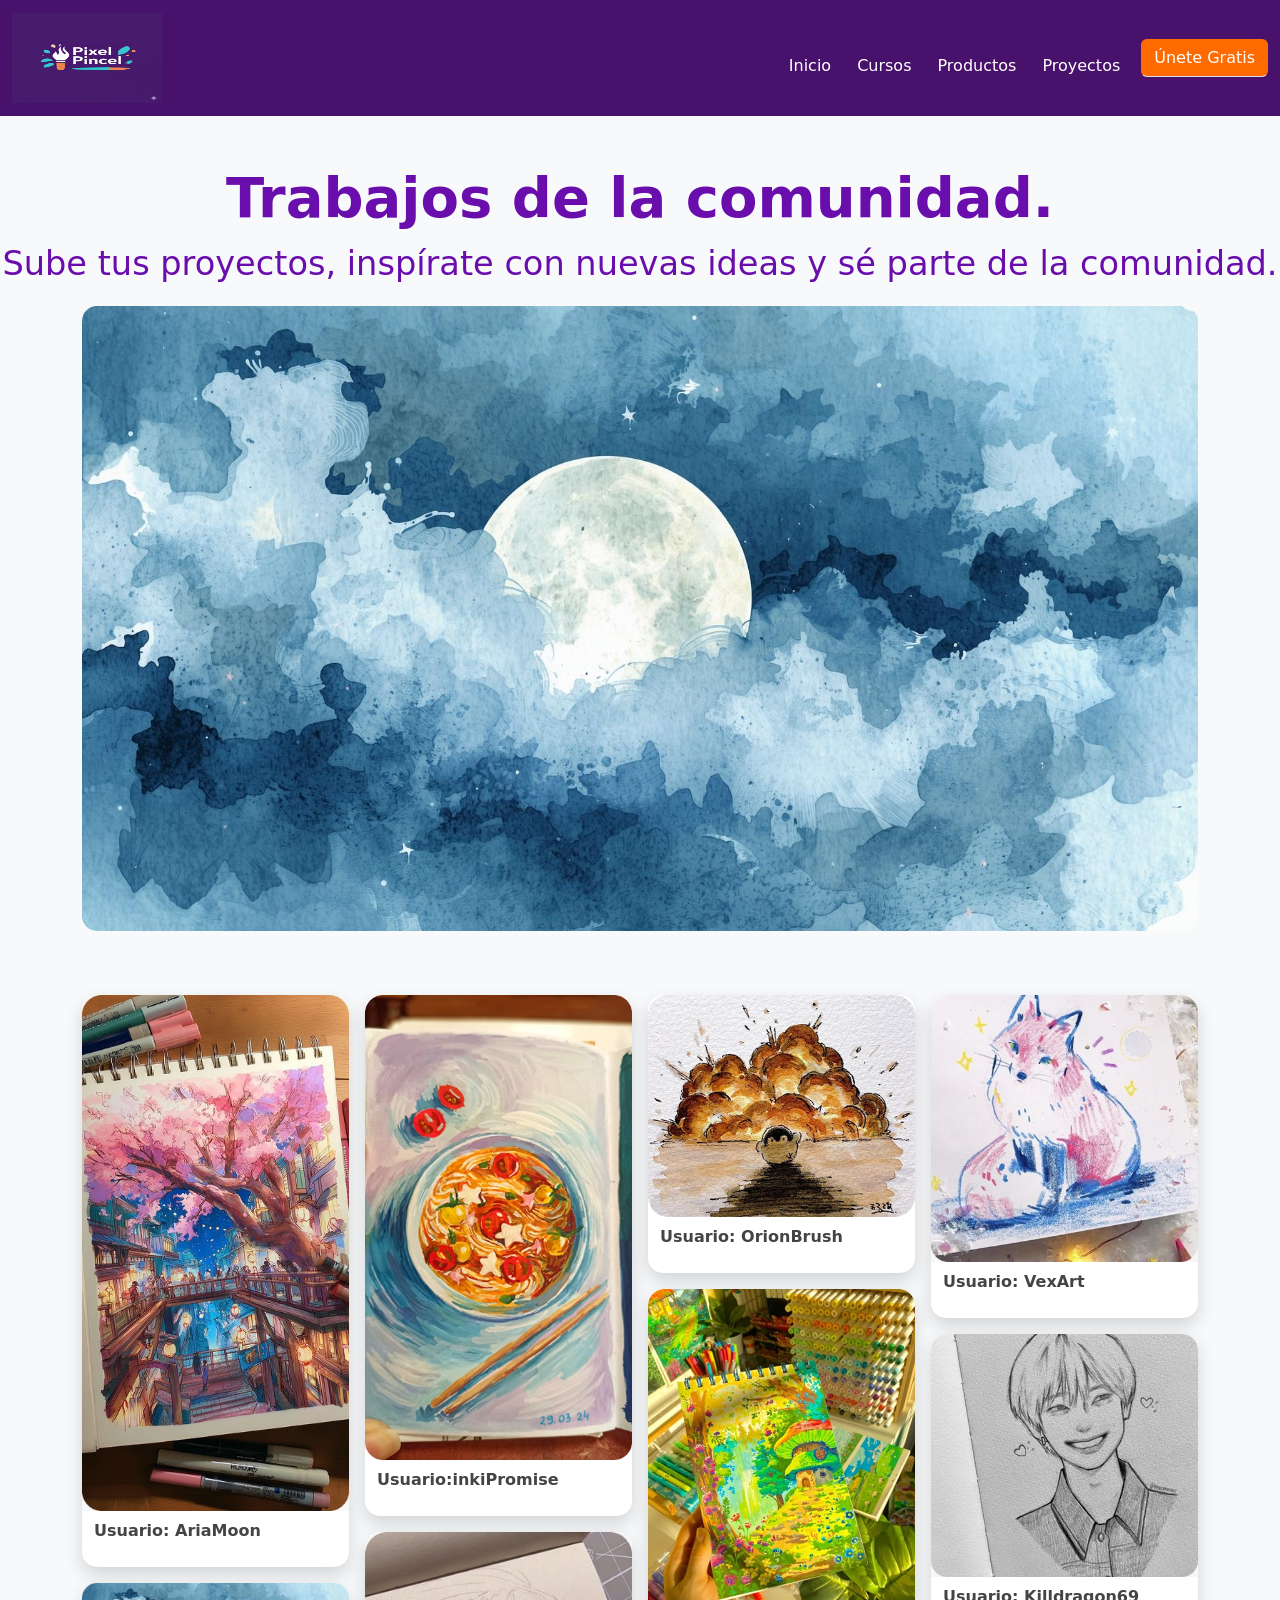
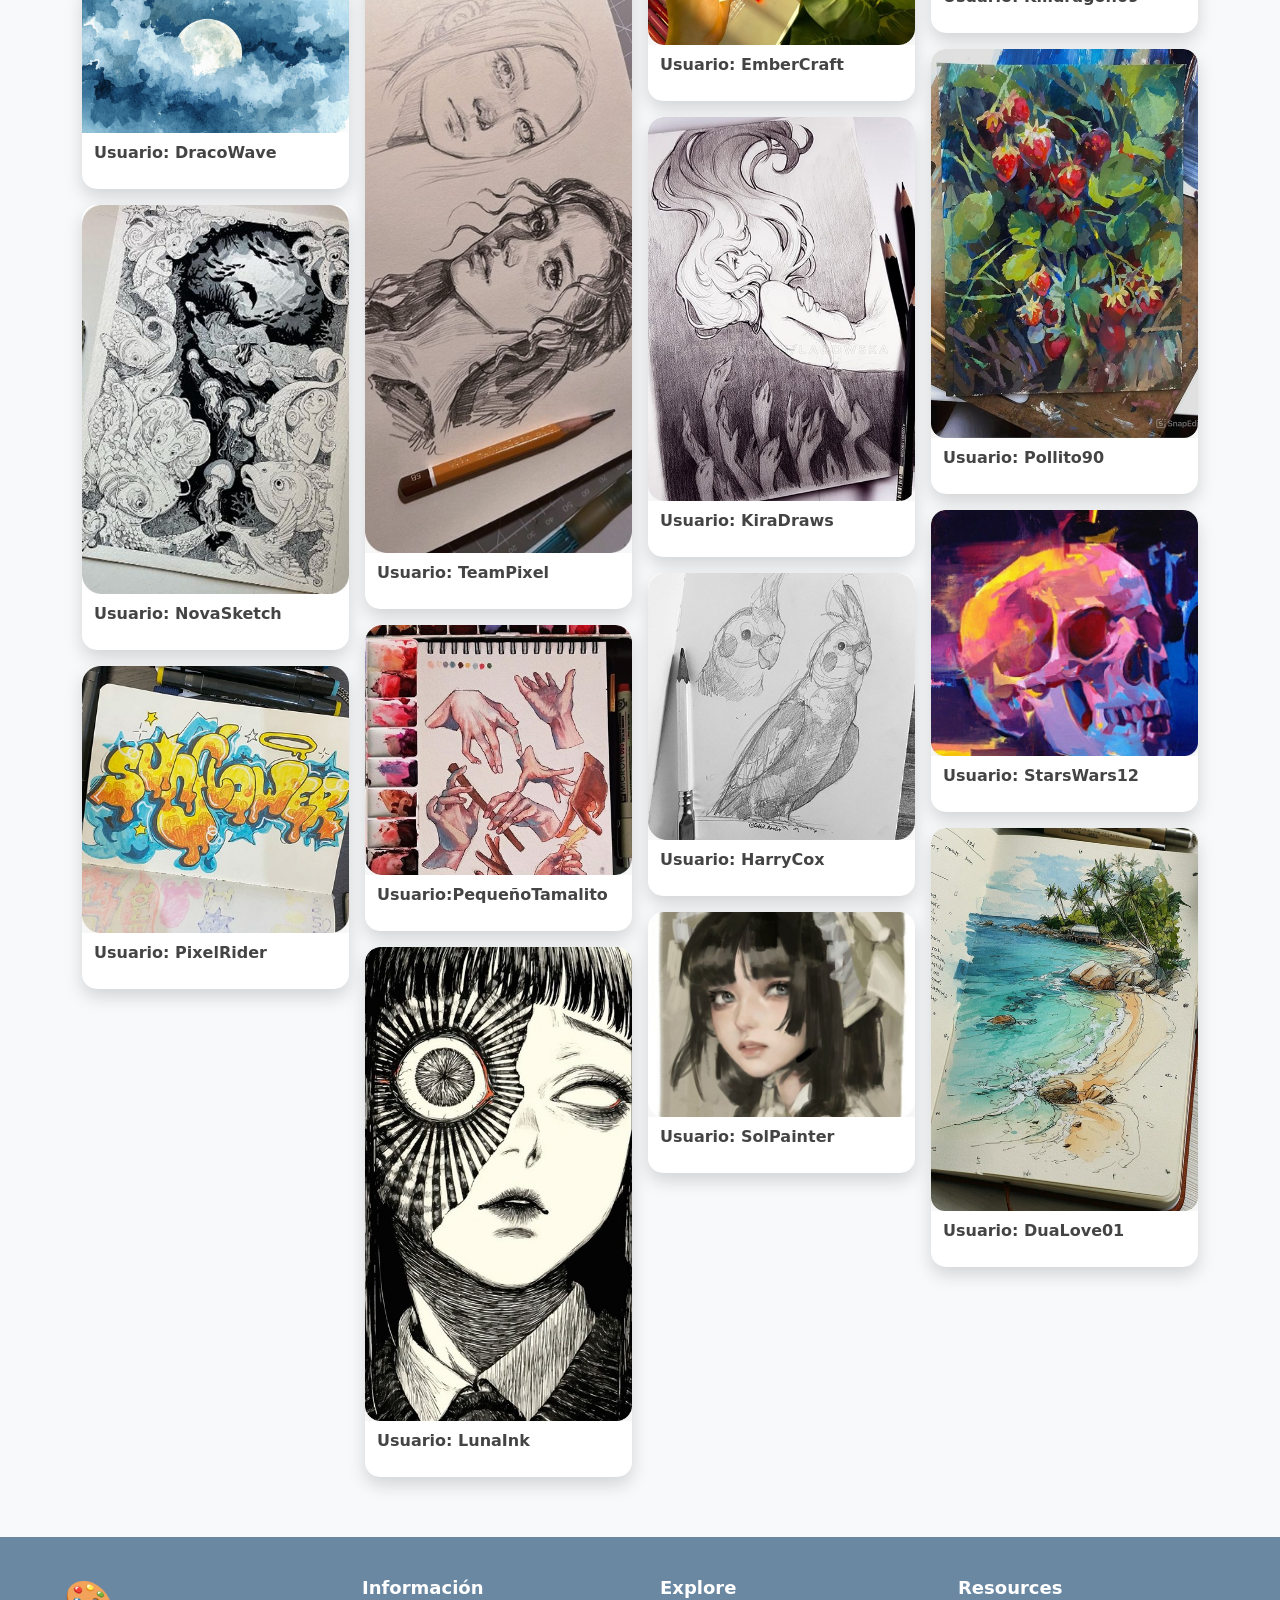
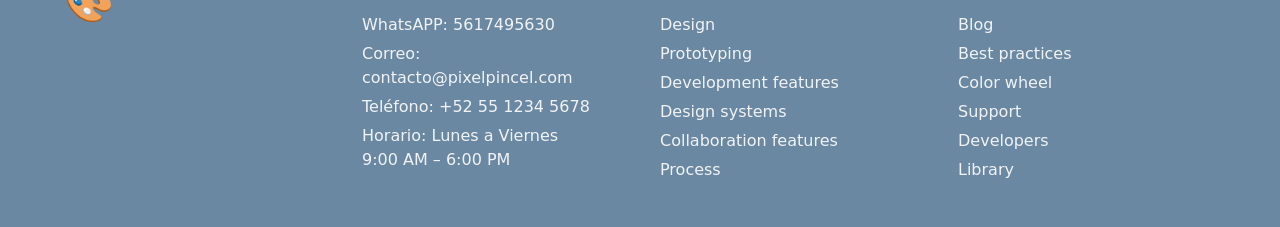
<file: views/proyectos.html>
<!DOCTYPE html>
<html lang="es">

<head>
    <meta charset="UTF-8">
    <meta name="viewport" content="width=device-width, initial-scale=1.0">

   
    <link href="https://cdn.jsdelivr.net/npm/bootstrap@5.3.3/dist/css/bootstrap.min.css" rel="stylesheet">

   
    <link rel="stylesheet" href="https://cdn.jsdelivr.net/npm/bootstrap-icons@1.11.1/font/bootstrap-icons.css">

    <link rel="stylesheet" href="../assets/css/comunidad.css">

    <title>Galería | Pixel Pincel</title>
</head>

<body>

    
     <nav class="navbar navbar-expand-lg navbar-purple">
        <div class="container-fluid">

            <a class="navbar-brand" href="#">
                <img src="../assets/imagenes/logo.jpeg" width="150px" height="90px">
            </a>

            <button class="navbar-toggler" type="button" data-bs-toggle="collapse" data-bs-target="#navbarNav"
                aria-controls="navbarNav" aria-expanded="false" aria-label="Toggle navigation">
                <span class="navbar-toggler-icon"></span>
            </button>

            <div class="collapse navbar-collapse" id="navbarNav">
                 <ul class="navbar-nav ms-auto mb-1 mb-lg-0">

          <a href="index.html" class="btn mt-3 text-white">
            Inicio
            </a>
          <a href="cursos.html" class="btn mt-3 text-white">
            Cursos
            </a>

          <a href="productos.html" class="btn mt-3 text-white">
            Productos
            </a>

          <a href="Proyectos.html" class="btn mt-3 text-white">
            Proyectos
            </a>

        </ul>


                <form class="d-flex ms-2">

                    <button class="btn btn-orange text-white border-bottom" type="button" data-bs-toggle="modal"
                        data-bs-target="#modalUnete">
                        Únete Gratis
                    </button>

                </form>

            </div>
        </div>
    </nav>
    
    <section class="text-center mt-5">
        <h1 class="titulo">Trabajos de la comunidad.</h1>
        <p class="subtitulo">Sube tus proyectos, inspírate con nuevas ideas y sé parte de la comunidad.</p>
    </section>

    
    <div class="container">
        <img src="../assets/imagenes/i1.jpg" class="banner" alt="Banner">
    </div>

   
    <div class="container mt-4">
        <div class="masonry">

            <div class="masonry-item">
                <img src="../assets/imagenes/i2.jpeg">
                <p class="nombre-img">Usuario: AriaMoon</p>
            </div>

            <div class="masonry-item">
                <img src="../assets/imagenes/i1.jpg">
                <p class="nombre-img">Usuario: DracoWave</p>
            </div>

            <div class="masonry-item">
                <img src="../assets/imagenes/i3.jpeg">
                <p class="nombre-img">Usuario: NovaSketch</p>
            </div>
             <div class="masonry-item">
                <img src="../assets/imagenes/i4.jpeg">
                <p class="nombre-img">Usuario: PixelRider</p>
            </div>
                
            
            
            
            <div class="masonry-item">
                <img src="../assets/imagenes/i5.png">
                <p class="nombre-img">Usuario:inkiPromise</p>
            </div>
            
            <div class="masonry-item">
                <img src="../assets/imagenes/i6.jpeg">
                <p class="nombre-img">Usuario: TeamPixel</p>
            </div>
            <div class="masonry-item">
                <img src="../assets/imagenes/i7.jpeg">
                <p class="nombre-img">Usuario:PequeñoTamalito</p>
            </div>

            <div class="masonry-item">
                <img src="../assets/imagenes/i8.jpeg">
                <p class="nombre-img">Usuario: LunaInk</p>
            </div>

            <div class="masonry-item">
                <img src="../assets/imagenes/i9.png">
                <p class="nombre-img">Usuario: OrionBrush</p>
            </div>

            <div class="masonry-item">
                <img src="../assets/imagenes/i10.jpeg">
                <p class="nombre-img">Usuario: EmberCraft</p>
            </div>

            <div class="masonry-item">
                <img src="../assets/imagenes/i11.jpeg">
                <p class="nombre-img">Usuario: KiraDraws</p>
            </div>

            <div class="masonry-item">
                <img src="../assets/imagenes/i12.jpeg">
                <p class="nombre-img">Usuario: HarryCox</p>
            </div>

            <div class="masonry-item">
                <img src="../assets/imagenes/i13.jpeg">
                <p class="nombre-img">Usuario: SolPainter</p>
            </div>

            <div class="masonry-item">
                <img src="../assets/imagenes/i14.jpeg">
                <p class="nombre-img">Usuario: VexArt</p>
            </div>
            <div class="masonry-item">
                <img src="../assets/imagenes/i15.jpeg">
                <p class="nombre-img">Usuario: Killdragon69</p>
            </div>
            <div class="masonry-item">
                <img src="../assets/imagenes/i16.jpeg">
                <p class="nombre-img">Usuario: Pollito90</p>
            </div>
                <div class="masonry-item">
                <img src="../assets/imagenes/i17.jpeg">
                <p class="nombre-img">Usuario: StarsWars12</p>
            </div>
                <div class="masonry-item">
                <img src="../assets/imagenes/i18.jpeg">
                <p class="nombre-img">Usuario: DuaLove01</p>
            </div>
        </div>
    </div>




    <div class="modal fade" id="modalUnete" tabindex="-1" aria-hidden="true">
        <div class="modal-dialog modal-lg">
            <div class="modal-content pp-modal">


                <button type="button" class="btn-close btn-close-black pp-close" data-bs-dismiss="modal"></button>

                <div class="row g-0">


                    <div class="col-lg-6 p-4 pp-left">

                        <h2 class="pp-title">
                            Aprende <span>Diseño y Creatividad</span> con Pixel Pincel
                        </h2>

                        <p class="pp-price">
                            <span class="old-price">$500 MXN</span> → <span class="new-price">$0 MXN</span>
                        </p>

                        <a href="compra.html">

                            <button class="pp-btn w-100">Suscribirse</button>
                        </a>
                        <p class="pp-small-text mt-3">Oferta por tiempo limitado</p>

                    </div>

                    <div class="col-lg-6 pp-right">
                        <div class="pp-grid">
                            <img src="../assets/imagenes/modal1.jpg" alt="pinturas">
                            <img src="../assets/imagenes/modal2.jpg" alt="diseño">
                            <img src="../assets/imagenes/modal3.jpg" alt="acuarelas">
                            <img src="../assets/imagenes/modal4.jpg" alt="pintura">
                            <img src="../assets/imagenes/modal5.jpg" alt="galeria">
                        </div>
                    </div>

                </div>

            </div>
        </div>
    </div>




  
    <footer class="footer">
        <div class="footer-container">

            <!-- Columna 1: Logo + Redes -->
            <div class="footer-col">
                <h3 class="footer-logo">🎨</h3>
                <div class="footer-social">
                    <a href="#"><i class="fab fa-facebook-f"></i></a>
                    <a href="#"><i class="fab fa-instagram"></i></a>
                    <a href="#"><i class="fab fa-youtube"></i></a>
                    <a href="#"><i class="fab fa-linkedin-in"></i></a>
                </div>
            </div>

            <!-- Columna 2: Información -->
            <div class="footer-col">
                <h4>Información</h4>
                <p>WhatsAPP: 5617495630</p>
                <p>Correo: contacto@pixelpincel.com</p>
                <p>Teléfono: +52 55 1234 5678</p>
                <p>Horario: Lunes a Viernes<br>9:00 AM – 6:00 PM</p>
            </div>

            <!-- Columna 3: Explore -->
            <div class="footer-col">
                <h4>Explore</h4>
                <p>Design</p>
                <p>Prototyping</p>
                <p>Development features</p>
                <p>Design systems</p>
                <p>Collaboration features</p>
                <p>Process</p>
            </div>

            <!-- Columna 4: Resources -->
            <div class="footer-col">
                <h4>Resources</h4>
                <p>Blog</p>
                <p>Best practices</p>
                <p>Color wheel</p>
                <p>Support</p>
                <p>Developers</p>
                <p>Library</p>
            </div>

        </div>
    </footer>



    <script src="https://cdn.jsdelivr.net/npm/bootstrap@5.3.3/dist/js/bootstrap.bundle.min.js"></script>

</body>

</html>
</file>
<file: assets/css/principal.css>
/* -------------------------------------- */
/* VARIABLES DE COLOR */
/* -------------------------------------- */
:root {
    --purple: #47186B; 
    --orange: #FF6A00;
    --gray-light: #f8f9fa;
}

/* -------------------------------------- */
/* NAVEGACIÓN Y BOTONES */
/* -------------------------------------- */
.navbar-purple {
    background-color: #3d0463f0;
    font-weight: 500;
}

.btn-orange {
    background-color: #FF6B00 ;
    border-color: #FF6B00 ;
    color: white;
    font-weight: 600;
}

/* -------------------------------------- */
/* SECCIÓN HERO */
/* -------------------------------------- */
.hero {
    background: #47186B;
    padding: 0;
    display: flex;
    align-items: center;
    justify-content: space-between;
}

.hero-img {
    max-height: 380px; 
    width: auto;
    object-fit: cover;
    border-radius: 10px;
}

.hero h1 {
    font-size: 3.5rem;
    font-weight: 900;
}
.hero p{
    font-size:1.4rem;
    color: #ffffff;
}

/* -------------------------------------- */
/* SOBRE NOSOTROS Y CURSOS */
/* -------------------------------------- */
.icons {
    width: 70px;
}

.title-nosotros {
    font-size: 3rem;
    color: #47186B;
}

.subtitle-nosotros {
    font-size: 1.5rem;
    color: #47186B;
}

.course-card {
    background-color: white;
    border: 1px solid rgba(0, 0, 0, 0.05); 
    border-radius: 15px; 
    box-shadow: 0 4px 12px rgba(0, 0, 0, 0.1); 
    transition: transform 0.3s ease-in-out;
}

.course-card:hover {
    transform: translateY(-5px); 
    box-shadow: 0 8px 20px rgba(0, 0, 0, 0.15);
}

.course-card .card-img-top {
    border-top-left-radius: 15px;
    border-top-right-radius: 15px;
    height: 150px; 
    object-fit: cover;
}

.course-card .card-body {
    padding: 1rem;
    text-align: center;
}

.course-title {
    font-size: 1.1rem;
    font-weight: 600; 
    color: #333; 
    margin-bottom: 0.5rem;
}

.course-price-container {
    display: flex;
    justify-content: center;
    align-items: center;
    gap: 8px; 
}

.course-offer-text {
    background-color: var(--orange);
    color: white;
    font-size: 0.75rem;
    font-weight: bold;
    padding: 3px 8px;
    border-radius: 4px;
    text-transform: uppercase;
    line-height: 1; 
}

.course-price-old {
    color: #999; 
    text-decoration: line-through;
    font-size: 0.9rem;
}

.course-price-new {
    color: #333; 
    font-size: 1.5rem;
    font-weight: bold;
}

.btn-add-to-cart {
    background-color: var(--orange);
    border-color: var(--orange);
    color: white;
    font-weight: bold;
    width: 100%;
    border-radius: 8px; 
    transition: background-color 0.2s;
}

.btn-add-to-cart:hover {
    background-color: #e06000; 
    border-color: #e06000;
    color: white;
}

/* -------------------------------------- */
/* PLANES */
/* -------------------------------------- */
.btn-purple {
    background-color: #6a1b9a !important;
    color: white !important;
    border: none !important;
    padding: 10px 20px;
    border-radius: 8px;
    font-weight: 600;
    transition: 0.3s ease;
}

.btn-purple:hover {
    background-color: #FF6B00 !important;
    color: white !important;
    transform: translateY(-3px);
    box-shadow: 0 4px 12px rgba(255, 107, 0, 0.4);
}

/* -------------------------------------- */
/* CERTIFICADOS */
/* -------------------------------------- */
.container .row h3 {
    font-weight: 900 !important;
}
.container .row p {
    font-weight: 300;
}

/* -------------------------------------- */
/* MODAL UNETE */
/* -------------------------------------- */
.pp-modal {
    background: #47186B; 
    color: white;
    border-radius: 18px;
    position: relative;
    overflow: hidden;
}

.pp-title {
    font-size: 28px;
    font-weight: 700;
    line-height: 1.3;
}

.pp-title span {
    color: #FF6B00; 
}

.pp-price {
    font-size: 22px;
    margin-top: 18px;
}

.old-price {
    text-decoration: line-through;
    color: #d0b3ff;
}

.new-price {
    font-weight: 700;
    color: #FF6B00;
}

.pp-btn {
    background: linear-gradient(90deg, #5C0099, #FF6B00);
    border: none;
    padding: 12px 20px;
    font-size: 18px;
    font-weight: bold;
    border-radius: 10px;
    color: white;
    margin-top: 22px;
    transition: .3s;
}

.pp-small-text {
    font-size: 20px;
    color: #ffcf80;
}

.pp-close {
    position: absolute;
    right: 15px;
    top: 15px;
    z-index: 15;
    filter: invert(3);
}

.pp-left {
    display: flex;
    flex-direction: column;
    justify-content: center;
}

.pp-right {
    background: #fff; 
    padding: 15px;
}

.pp-grid {
    display: grid;
    grid-template-columns: repeat(2, 1fr);
    gap: 14px;
}

.pp-grid img {
    width: 100%;
    object-fit: cover;
    border-radius: 12px;
    box-shadow: 0 6px 18px rgba(0, 0, 0, 0.18);
}

.pp-grid img:nth-child(1) { height: 250px; }
.pp-grid img:nth-child(2) { height: 250px; }
.pp-grid img:nth-child(3) { height: 360px; grid-row: span 2; }
.pp-grid img:nth-child(4) { height: 240px; }
.pp-grid img:nth-child(5) { height: 180px; }

@media(max-width: 768px) {
    .modal-dialog {
        margin: 20px;
    }
    .pp-grid {
        grid-template-columns: repeat(2, 1fr);
    }
}

.row-icons {
    display: flex;
    justify-content: center;
    align-items: center;
    gap: 40px; 
}

.text-purple {
    color: #6a1b9a !important; 
}


/* LOGO DEL MENÚ */
.navbar-brand img {
    height: 100px;   /* aumenta el tamaño vertical */
    width: 180px;    /* mantiene proporción, no se aplasta */
    object-fit: contain;
}
/* =============================== */
/* SECCIÓN CERTIFICADO / TALENTO  */
/* =============================== */

.certificado-section {
    background-color: #12b6c9;
    padding-top: 50px;
    padding-bottom: 50px;
}

/* Fuerza que los dos lados queden uno junto al otro */
.certificado-box {
    display: flex;
    flex-direction: row;
    align-items: center;
    justify-content: space-between;
    gap: 40px; /* separa texto e imagen */
}

/* IZQUIERDA */
.certificado-left {
    flex: 1; /* asegura que tome su espacio */
}

.cert-title {
    font-size: 2.3rem;
    font-weight: 900;
    color: #ffffff;
    line-height: 1.2;
    margin-bottom: 10px;
}

.cert-subtitle {
    font-size: 1.6rem;
    font-weight: 700;
    color: #ffffff;
    margin-bottom: 15px;
}

.cert-text {
    color: #ffffff;
    font-size: 1.1rem;
    margin-bottom: 20px;
}

.cert-btn {
    padding: 10px 22px;
    font-size: 1rem;
    border-radius: 10px;
}

/* DERECHA */
.certificado-right {
    flex: 1;
    display: flex;
    flex-direction: column;
    justify-content: center;
}

.talent-title {
    font-size: 1.7rem;
    font-weight: 900;
    color: #ffffff;
}

.talent-text {
    color: #ffffff;
    font-size: 1.05rem;
    margin-bottom: 20px;
}

.talent-img {
    width: 250px;
    max-width: 100%;
    object-fit: contain;
    align-self: center;
}

/* MÓVIL */
@media (max-width: 768px) {

    .certificado-box {
        flex-direction: column;  /* ahora sí baja la imagen */
        text-align: center;
        gap: 20px;
    }

    .certificado-right {
        align-items: center;
    }

    .cert-title {
        font-size: 2rem;
    }

    .cert-subtitle {
        font-size: 1.4rem;
    }

    .talent-img {
        width: 180px;
    }
}


/* =============================== */
/* MODAL CERTIFICADOS – DISEÑO COMPLEJO */
/* =============================== */

.modal-cert {
    border-radius: 22px;
    padding: 25px;
    background: linear-gradient(135deg, #12b6c9 0%, #6a1b9a 100%);
    color: #ffffff;
    position: relative;
    overflow: hidden;
    box-shadow: 0 18px 45px rgba(0,0,0,0.35);
    animation: fadeIn 0.35s ease-out;
}

/* EFECTO GLASS / MANCHAS DECORATIVAS */
.modal-cert::before,
.modal-cert::after {
    content: "";
    position: absolute;
    width: 280px;
    height: 280px;
    border-radius: 50%;
    filter: blur(55px);
    opacity: 0.35;
    z-index: 1;
}

.modal-cert::before {
    background: #ffffff;
    top: -80px;
    left: -60px;
}

.modal-cert::after {
    background: #ffae00;
    bottom: -90px;
    right: -50px;
}

/* CONTENIDO */
.modal-header,
.modal-body,
.modal-footer {
    position: relative;
    z-index: 5;
}

.modal-title-cert {
    font-size: 1.9rem;
    font-weight: 900;
    color: #ffffff;
    text-shadow: 0 3px 6px rgba(0,0,0,0.25);
}

.modal-cert-img {
    width: 100%;
    max-width: 260px;
    object-fit: contain;
    border-radius: 14px;
    box-shadow: 0 6px 15px rgba(0,0,0,0.3);
    transition: transform 0.3s;
}

.modal-cert-img:hover {
    transform: scale(1.05);
}

.modal-text {
    font-size: 1.1rem;
    color: #ffffff;
    margin-bottom: 14px;
    line-height: 1.45;
}

/* Botón cerrar */
.btn-close-cert {
    background: #ff8c22;
    border: none;
    padding: 10px 22px;
    border-radius: 12px;
    color: white;
    font-weight: 700;
    transition: 0.3s;
    box-shadow: 0 4px 10px rgba(0,0,0,0.28);
}

.btn-close-cert:hover {
    background: #6a1b9a;
    transform: translateY(-2px);
    box-shadow: 0 6px 14px rgba(0,0,0,0.35);
}

.btn-close {
    filter: invert(100%);
}

/* Animación suave */
@keyframes fadeIn {
    from { opacity: 0; transform: scale(0.92); }
    to   { opacity: 1; transform: scale(1); }
}



/* =============================== */
/* SECCIÓN TESTIMONIOS / RESEÑAS  */
/* =============================== */

.testimonios-section {
    background-color: #5b019e;
    padding-top: 70px;
    padding-bottom: 70px;
}

.testimonios-title {
    font-size: 2.4rem;
    font-weight: 900;
    color: #ffffff;
}

/* TARJETAS */
/* ANIMACIÓN HOVER TARJETAS DE TESTIMONIO */
.test-card {
    background: #ffffff;
    width: 210px;
    padding: 18px;
    border-radius: 14px;
    text-align: center;
    box-shadow: 0 6px 12px rgba(0,0,0,0.2);
    transition: transform 0.25s ease, box-shadow 0.25s ease;
}

.test-card:hover {
    transform: translateY(-6px) scale(1.03);
    box-shadow: 0 10px 20px rgba(0,0,0,0.28);
}


.test-img {
    width: 75px;
    height: 75px;
    border-radius: 50%;
    object-fit: cover;
    margin-bottom: 10px;
}

.test-name {
    font-weight: 700;
    margin: 0;
}

.test-text {
    font-size: 0.95rem;
    margin-top: 5px;
}

/* ESTRELLAS */
.estrellas-title {
    color: #ffffff;
    font-size: 1.4rem;
    font-weight: 700;
}

.estrellas {
    font-size: 2.6rem;
    color: #ffcd00;
    letter-spacing: 4px;
}

/* TEXTO DERECHA */
.reseña-text {
    color: #ffffff;
    font-size: 1.1rem;
    line-height: 1.4;
}

/* RESPONSIVE */
@media (max-width: 768px) {

    .test-card {
        width: 100%;
        max-width: 260px;
    }

    .estrellas {
        text-align: center;
    }

    .reseña-text {
        text-align: center;
        margin-top: 20px;
    }
}




.footer-figma {
    background: #7797b9;
    padding: 60px 20px;
    color: white;
    margin-top: 60px;
}

.footer-icons-row {
    font-size: 26px;
    color: white;
}

.footer-icon {
    cursor: pointer;
    opacity: 0.9;
}

.footer-icon:hover {
    opacity: 1;
}


.footer-title-col {
    font-size: 1.2rem;
    font-weight: 700;
    margin-bottom: 15px;
}

.footer-link {
    margin: 0;
    font-size: 0.95rem;
    cursor: pointer;
    opacity: 0.9;
}

.footer-link:hover {
    opacity: 1;
    text-decoration: underline;
}

.footer-small {
    font-size: 0.85rem;
    opacity: 0.9;
}


@media (max-width: 992px) {
    .masonry {
        column-count: 2;
    }
}

@media (max-width: 576px) {
    .masonry {
        column-count: 1;
    }

    .footer-icons-row {
        justify-content: center;
    }

    .footer-title-col {
        text-align: center;
    }

    .footer-link, 
    .footer-small {
        text-align: center;
    }
}




/* =============================== */
/* SECCIÓN FAQ + CONTACTO */
/* =============================== */

.faq-contacto-section {
    background-image: url("../../assets/imagenes/fondo2.png");
    background-size: cover;
    background-position: center;
    padding: 70px 0;
}


.faq-contacto-container {
    border: 5px solid #6400A8; /* Morado del marco */
    border-radius: 30px;
    padding: 50px 40px;
    max-width: 1100px;
    margin: auto;
    display: flex;
    justify-content: space-between;
    gap: 40px;
    background-color: rgba(255, 255, 255, 0.2); /* efecto cristal */
    backdrop-filter: blur(5px);
}

/* FAQ */
.faq-box {
    flex: 1;
    padding: 30px;
}

.faq-title {
    font-size: 2rem;
    font-weight: 900;
    background: #59d6c4; /* Verde-agua del recuadro */
    padding: 12px 25px;
    border-radius: 8px;
    margin-bottom: 25px;
    color: #000;
    text-align: center;
}

.faq-item {
    width: 100%;
    margin-bottom: 12px;
    padding: 12px;
    border-radius: 6px;
    border: 2px solid #bbb;
    background: #fff;
    font-size: 1rem;
    transition: transform .25s ease, box-shadow .25s ease;
}

.faq-item:hover {
    transform: scale(1.02);
    box-shadow: 0 4px 12px rgba(0,0,0,0.25);
}

/* CONTACTO */
.contact-box {
    flex: 1;
    background: rgba(186, 143, 255, 0.45); /* Lila exacto de la imagen */
    padding: 30px 35px;
    border-radius: 18px;
}

.contact-title {
    text-align: center;
    font-size: 2rem;
    font-weight: 800;
    color: #5f00a7;
    margin-bottom: 25px;
}

.contact-box label {
    font-weight: 600;
    margin-top: 12px;
    display: block;
    color: #4b098d;
}

.contact-box input,
.contact-box textarea {
    width: 100%;
    padding: 10px;
    margin-top: 4px;
    border-radius: 6px;
    border: none;
}

/* Botón Enviar */
.contact-btn {
    width: 100%;
    background: #9179ff;
    border: none;
    padding: 12px;
    font-size: 1.1rem;
    margin-top: 20px;
    border-radius: 10px;
    color: white;
    cursor: pointer;
    transition: transform .3s ease, box-shadow .3s ease;
}

.contact-btn:hover {
    transform: scale(1.05);
    box-shadow: 0 8px 18px rgba(0,0,0,0.25);
}

/* RESPONSIVE */
@media (max-width: 900px) {
    .faq-contacto-container {
        flex-direction: column;
    }
}
</file>
<file: assets/css/compra.css>
*, *::before, *::after {
    box-sizing: border-box;
}


body {
    font-family: 'Roboto', sans-serif;
    background: linear-gradient(135deg, #a381d2, #48b0bd); 
    margin: 0;
    padding: 0;
    color: #333;
}



.container {
    max-width: 500px;
    margin: 60px auto;
    background: #ffffff;
    padding: 40px 30px;
    border-radius: 20px;
    box-shadow: 0 10px 30px rgba(0,0,0,0.15);
    transition: transform 0.3s ease, box-shadow 0.3s ease;
    animation: fadeInUp 0.7s ease-out;
}

.container:hover {
    transform: translateY(-8px);
    box-shadow: 0 15px 35px rgba(0,0,0,0.25);
}

/* Título */
h2 {
    text-align: center;
    color: #6a1b9a;
    font-size: 2rem;
    margin-bottom: 35px;
    letter-spacing: 1px;
}

/* Resumen de compra */
.resumen-compra {
    background-color: #f3f3f3;
    padding: 25px;
    border-radius: 15px;
    margin-bottom: 30px;
    transition: background-color 0.3s ease, transform 0.3s ease;
}

.resumen-compra:hover {
    background-color: #e3d4f0;
    transform: translateY(-3px);
}

/* Formulario */
.form-compra label {
    display: block;
    margin-bottom: 8px;
    font-weight: 600;
    color: #4a4a4a;
}

/* Inputs y selects uniformes */
.form-compra input,
.form-compra select {
    width: 100%;
    height: 50px; 
    padding: 0 15px; 
    margin-bottom: 20px;
    border: 1px solid #ccc;
    border-radius: 12px;
    font-size: 1rem;
    background-color: #fafafa;
    transition: all 0.3s ease;
}


.form-compra input:focus,
.form-compra select:focus {
    border-color: #6a1b9a;
    box-shadow: 0 0 12px rgba(106,27,154,0.25);
    outline: none;
}


input::placeholder {
    color: #aaa;
    font-style: italic;
}

/* Botón de compra */
.btn-compra {
    width: 100%;
    padding: 16px;
    background: linear-gradient(135deg, #6a1b9a, #9c27b0);
    color: #fff;
    border: none;
    border-radius: 15px;
    font-size: 1.15em;
    font-weight: 700;
    cursor: pointer;
    transition: all 0.3s ease;
    box-shadow: 0 5px 15px rgba(106,27,154,0.3);
}

.btn-compra:hover {
    background: linear-gradient(135deg, #4a0f70, #7b1fa2);
    transform: translateY(-3px) scale(1.05);
    box-shadow: 0 8px 25px rgba(106,27,154,0.4);
}
.alert{
    text-align: center;
    color: purple;
    font-size: 2.5rem;
}


@keyframes fadeInUp {
    0% {
        opacity: 0;
        transform: translateY(30px);
    }
    100% {
        opacity: 1;
        transform: translateY(0);
    }
}
</file>
<file: assets/css/cursos.css>
:root {
    --primary-color: purple; 
    --secondary-color: #00bcd4; 
    --background-light: #f5f5f5;
    --text-dark: #fefefe;
    --text-light: #fff;
    --btn-info-color: #e91e63; 
}

* {
    box-sizing: border-box;
    margin: 0;
    padding: 0;
}

body {
    font-family: Arial, sans-serif;
    color: var(--text-dark);
}

.section-title {
    text-align: center;
    font-size: 2.5em;
    padding: 30px 0;
    color: var(--primary-color);
}

.navbar-purple {
  background-color: purple; 
}

.navbar .nav-link {
  font-weight: 500;
  transition: color 0.3s ease;
}

.navbar .nav-link:hover {
  color: var(--secondary-color); 
}

.btn-orange {
  background-color: rgb(229, 116, 3);
  border-radius: 8px;
  font-weight: bold;
  transition: transform 0.2s ease;
}

.btn-orange:hover {
  transform: scale(1.05);
  background-color: #f4511e;
}


.nav-links a {
    text-decoration: none;
    color: var(--text-dark);
    margin-left: 20px;
}

.btn-cta {
    background-color: rgb(229, 116, 3);
    color: var(--text-light);
    border: none;
    padding: 8px 15px;
    border-radius: 5px;
    cursor: pointer;
    margin-left: 20px;
}


.hero-content {
    flex: 1;
}

.learning-method-section {
    display: flex;
    align-items: center;
    padding: 20px 5%;
    gap: 50px;
    background-color: white;
}


body {
    color: black; 
}
.text {
    font-weight: bold
}
.apartado {
    font-weight: bold;
    font-size: 30px;
    color: #e98a24;

}

.section-title {
    color: purple;
    font-weight: bold;
}


.learning-method-image img {
    width: 100%;
    max-width: 400px; 
    height: auto;
    border-radius: 15px;
    display: block; 
}


.learning-method-content {
    flex: 1;
}


.academic-offer-section, .plus-courses-section {
    padding: 40px 5%;
}
.contenedor-texto {
  width: 80%;             
  margin: 0 auto;           
  text-align: justify;      
  line-height: 1.6;         
  font-size: 16px;          
}

.course-grid {
    display: grid;
    grid-template-columns: repeat(auto-fit, minmax(280px, 1fr));
    gap: 30px;
    margin-top: 30px;
}

.course-card {
    border: 1px solid #161212;
    border-radius: 8px;
    overflow: hidden;
    background-color: var(--text-light);
    box-shadow: 0 4px 6px rgba(0, 0, 0, 0.05);
}

.course-image {
    height: 180px;
    background-color: #010000; 
    border-bottom: 5px solid var(--primary-color); 
}

.plus-card .course-image {
    border-color: var(--secondary-color);
}

.course-title {
    padding: 15px;
    font-weight: bold;
    text-align: center;
}

.course-footer {
    display: flex;
    justify-content: space-around;
    padding: 10px;
    border-top: 1px solid #0d0c0c;
}

.btn-info, .btn-enroll {
    padding: 8px 12px;
    border-radius: 4px;
    text-decoration: none;
    font-size: 0.8em;
    cursor: pointer;
    text-align: center;
    border: 1px solid transparent;
}

.btn-info {
    background-color: var(--btn-info-color);
    color: var(--text-light);
}

.btn-enroll {
    background-color: var(--primary-color);
    color: var(--text-light);
}

.plus-btn {
    background-color: var(--secondary-color);
}


.modal-overlay {
    position: fixed;
    top: 0;
    left: 0;
    width: 100%;
    height: 100vh;
    background: rgba(0, 0, 0, 0.75);

    display: flex;
    justify-content: center;
    align-items: center;

    visibility: hidden;
    opacity: 0;
    transition: opacity .3s ease;
}
.modal-content {
    background-color: #fff;
    padding: 20px 25px;
    border-radius: 15px;
    max-width: 600px;
    width: 90%;
    box-shadow: 0 5px 15px rgba(0,0,0,0.3);
    position: relative;
    animation: fadeIn 0.3s ease-in-out;
}

@keyframes fadeIn {
    from {opacity: 0; transform: translateY(-20px);}
    to {opacity: 1; transform: translateY(0);}
}

.modal-close-btn {
    position: absolute;
    top: 10px;
    right: 15px;
    font-size: 24px;
    font-weight: bold;
    text-decoration: none;
    color: #333;
    transition: color 0.2s;
}

.modal-close-btn:hover {
    color: #ff0000;
}

.modal-content ul {
    list-style: none;
    padding: 0;
    margin: 10px 0;
}

.modal-content ul li {
    padding: 5px 0;
    font-size: 16px;
}

.modal-content img {
    margin-top: 15px;
    border-radius: 10px;
}

.modal-content p {
    margin-top: 10px;
    line-height: 1.5;
    font-size: 15px;
    color: #555;
}


.modal-overlay:target {
    visibility: visible;
    opacity: 1;
}

.modal-content {
    background: white;
    width: 90%;
    max-width: 500px;
    padding: 25px;
    border-radius: 15px;
    position: relative;
}

.modal-close-btn {
    position: absolute;
    right: 15px;
    top: 10px;
    font-size: 2rem;
    text-decoration: none;
    color: black;
}

.footer {
    background-color: #5d8aa8; 
    color: var(--text-light);
    padding: 40px 5%;
}

.footer-content {
    display: flex;
    justify-content: space-between;
   
}

/* Carrusel pantalla completa */
.carousel-fullscreen {
    height: 80vh;
    width: 100%;
    overflow: hidden;
}

.carousel-fullscreen img {
    width: 100%;
    height: 100%;
    object-fit: cover;
}


.carousel-control-prev-icon,
.carousel-control-next-icon {
    filter: invert(1) brightness(200%);
}


.carousel-control-prev,
.carousel-control-next {
    z-index: 20;
}


#carouselPantalla .carousel-item img {
    border-radius: 20px;
    object-fit: cover;
}

#carouselPantalla {
    padding: 20px; 
}

#carouselPantalla .carousel-inner {
    border-radius: 20px; 
    overflow: hidden;
}

/* CONTENEDOR MORADO */
.contenedor-modales-morado {
    border: 4px solid purple;
    border-radius: 25px;
    padding: 30px;
    margin: 40px auto;
    width: 90%;
    max-width: 1100px;
    background: #ffffff;

}

.card-title {
    font-weight: bold;
}


.card-text1 {
    font-weight: normal !important;
}


/* CONTENEDOR AZUL (ABAJO DEL MORADO) */
.contenedor-modales-azul {
    border: 4px solid #1dd3b0; 
    border-radius: 25px;
    padding: 30px;
    margin: 40px auto; 
    width: 90%;
    max-width: 1100px;
    background: #ffffff;
}
.titulo-azul {
    text-align: center;
    color: #1dd3b0;    
    font-weight: bold;
    margin-bottom: 15px; 
    margin-top: 20px;
}



.modal-content {
    background: white;
    padding: 20px;
    border-radius: 15px;
    border: 2px solid #ddd;
}
.card-img-top {
    height: 200px;     
    object-fit: cover;  
    width: 100%;       
    border-radius: 8px 8px 0 0; 
}
.card-text {
    font-weight: bold;
}

/* Botones del contenedor MORADO */
.contenedor-modales-morado .btn-primary,
.contenedor-modales-morado .btn-secondary {
    background-color: purple;  
    border-color: purple;
    color: white;
}

.contenedor-modales-morado .btn-primary:hover,
.contenedor-modales-morado .btn-secondary:hover {
    background-color: purple;
    border-color: purple;
}
/* Botones del contenedor AZUL */
.contenedor-modales-azul .btn-primary,
.contenedor-modales-azul .btn-secondary {
    background-color: #1dd3b0;  
    border-color: #1dd3b0;
    color: white;
}

.contenedor-modales-azul .btn-primary:hover,
.contenedor-modales-azul .btn-secondary:hover {
    background-color: #1dd3b0;
    border-color: #1dd3b0;
}


.modal-overlay {
    position: fixed;
    top: 0;
    left: 0;
    width: 100%;
    height: 100vh;
    background: rgba(0, 0, 0, 0.75);

    display: flex;
    justify-content: center;
    align-items: center;

    visibility: hidden;
    opacity: 0;
    transition: .3s ease;

    z-index: 9999;   
}

.modal-overlay:target {
    visibility: visible;
    opacity: 1;
}

.modal-content {
    background: white;
    padding: 25px;
    border-radius: 12px;
    max-width: 500px;
    width: 90%;
    position: relative;

    z-index: 10000;  
}

/* ===== FOOTER ===== */
.footer {
    background-color: #6b88a3;   
    padding: 40px 5%;
    color: white;
    margin-top: 60px;
}

.footer-container {
    display: flex;
    justify-content: space-between;
    flex-wrap: wrap;
    gap: 40px;
}

.footer-col {
    flex: 1;
    min-width: 200px;
}

.footer-logo {
    font-size: 40px;
    margin-bottom: 15px;
}

.footer-col h4 {
    margin-bottom: 15px;
    font-size: 18px;
    font-weight: bold;
}

.footer-col p {
    margin: 5px 0;
    opacity: 0.9;
}


.footer-social a {
    color: white;
    margin-right: 12px;
    font-size: 18px;
    text-decoration: none;
}

.footer-social a:hover {
    opacity: 0.7;
}


@import url('https://cdnjs.cloudflare.com/ajax/libs/font-awesome/6.5.0/css/all.min.css');
</file>
<file: assets/css/comunidad.css>
body {
  background-color: #f8f9fa;
}

.navbar-purple {
  background-color: #3d0463f0;
}

.btn-orange {
  background-color: #FF6B00;
  border-color: #FF6B00;
  color: white;
}


.dom-modal {
  background: #0f0f0f;
  color: white;
  border-radius: 15px;
  position: relative;
  overflow: hidden;
}


.pp-left {
  background: #47186B;
  color: white;
  border-radius: 15px;
  position: relative;
  overflow: hidden;
  display: flex;
  flex-direction: column;
  justify-content: center;
}

.pp-right {
  background: #fff;
  padding: 15px;
}

.pp-close {
  position: absolute;
  right: 15px;
  top: 15px;
  z-index: 15;
  filter: invert(1);
  background-color: black;
}


.pp-title span {
  color: #FF6B00;
}


/* Botón degradado de tu marca */
.pp-btn {
  background: linear-gradient(90deg, #5C0099, #FF6B00);
  border: none;
  padding: 12px 20px;
  font-size: 18px;
  font-weight: bold;
  border-radius: 10px;
  color: white;
  margin-top: 22px;
  transition: .3s;
}

.pp-btn:hover {
  opacity: .9;
}

.pp-small-text {
  font-size: 20px;
  color: #ffcf80;
}


.pp-right {
  background: #fff;
  padding: 15px;
}


.pp-grid {
  display: grid;
  grid-template-columns: repeat(2, 1fr);
  gap: 14px;
}


.pp-grid img {
  width: 100%;
  object-fit: cover;
  border-radius: 12px;
  box-shadow: 0 6px 18px rgba(0, 0, 0, 0.18);
}


.pp-grid img:nth-child(1) {
  height: 250px;
}

.pp-grid img:nth-child(2) {
  height: 250px;
}

.pp-grid img:nth-child(3) {
  height: 360px;
  grid-row: span 2;
}

.pp-grid img:nth-child(4) {
  height: 240px;

}

.pp-grid img:nth-child(5) {
  height: 180px;
}

.titulo {
    font-weight: 700;
    font-size: 3.5rem;
    color: #6a0dad;
}

.subtitulo {
    font-size: 2.1rem;
    color: #6a0dad
}
.text-center {
    text-align: center !important;
    font-size: 3rem !important;
}

.banner {
    width: 100%;
    border-radius: 15px;
    margin-bottom: 40px;
}


.masonry {
    column-count: 4;
    column-gap: 1rem;
}

.masonry-item {
    break-inside: avoid;
    margin-bottom: 1rem;
    border-radius: 15px;
    overflow: hidden;
    background: white;
    box-shadow: 0 8px 18px rgba(0, 0, 0, 0.15);
}

.masonry-item img {
    width: 100%;
    display: block;
}

.nombre-img {
    padding: 8px 12px;
    font-size: 1rem;
    color: #444;
    font-weight: 600;
}



.footer {
  background-color: #6b88a3;
  /* azul-gris moderno */
  padding: 40px 5%;
  color: white;
  margin-top: 60px;
}

.footer-container {
  display: flex;
  justify-content: space-between;
  flex-wrap: wrap;
  gap: 40px;
}

.footer-col {
  flex: 1;
  min-width: 200px;
}

.footer-logo {
  font-size: 40px;
  margin-bottom: 15px;
}

.footer-col h4 {
  margin-bottom: 15px;
  font-size: 18px;
  font-weight: bold;
}

.footer-col p {
  margin: 5px 0;
  opacity: 0.9;
}

/* Redes sociales */
.footer-social a {
  color: white;
  margin-right: 12px;
  font-size: 18px;
  text-decoration: none;
}

.footer-social a:hover {
  opacity: 0.7;
}

/* Íconos de FontAwesome */
@import url('https://cdnjs.cloudflare.com/ajax/libs/font-awesome/6.5.0/css/all.min.css');


@media (max-width: 992px) {
    .masonry {
        column-count: 2;
    }
}

@media (max-width: 576px) {
    .masonry {
        column-count: 1;
    }

    .footer-icons-row {
        justify-content: center;
    }

    .footer-title-col {
        text-align: center;
    }

    .footer-link, 
    .footer-small {
        text-align: center;
    }
}
</file>
